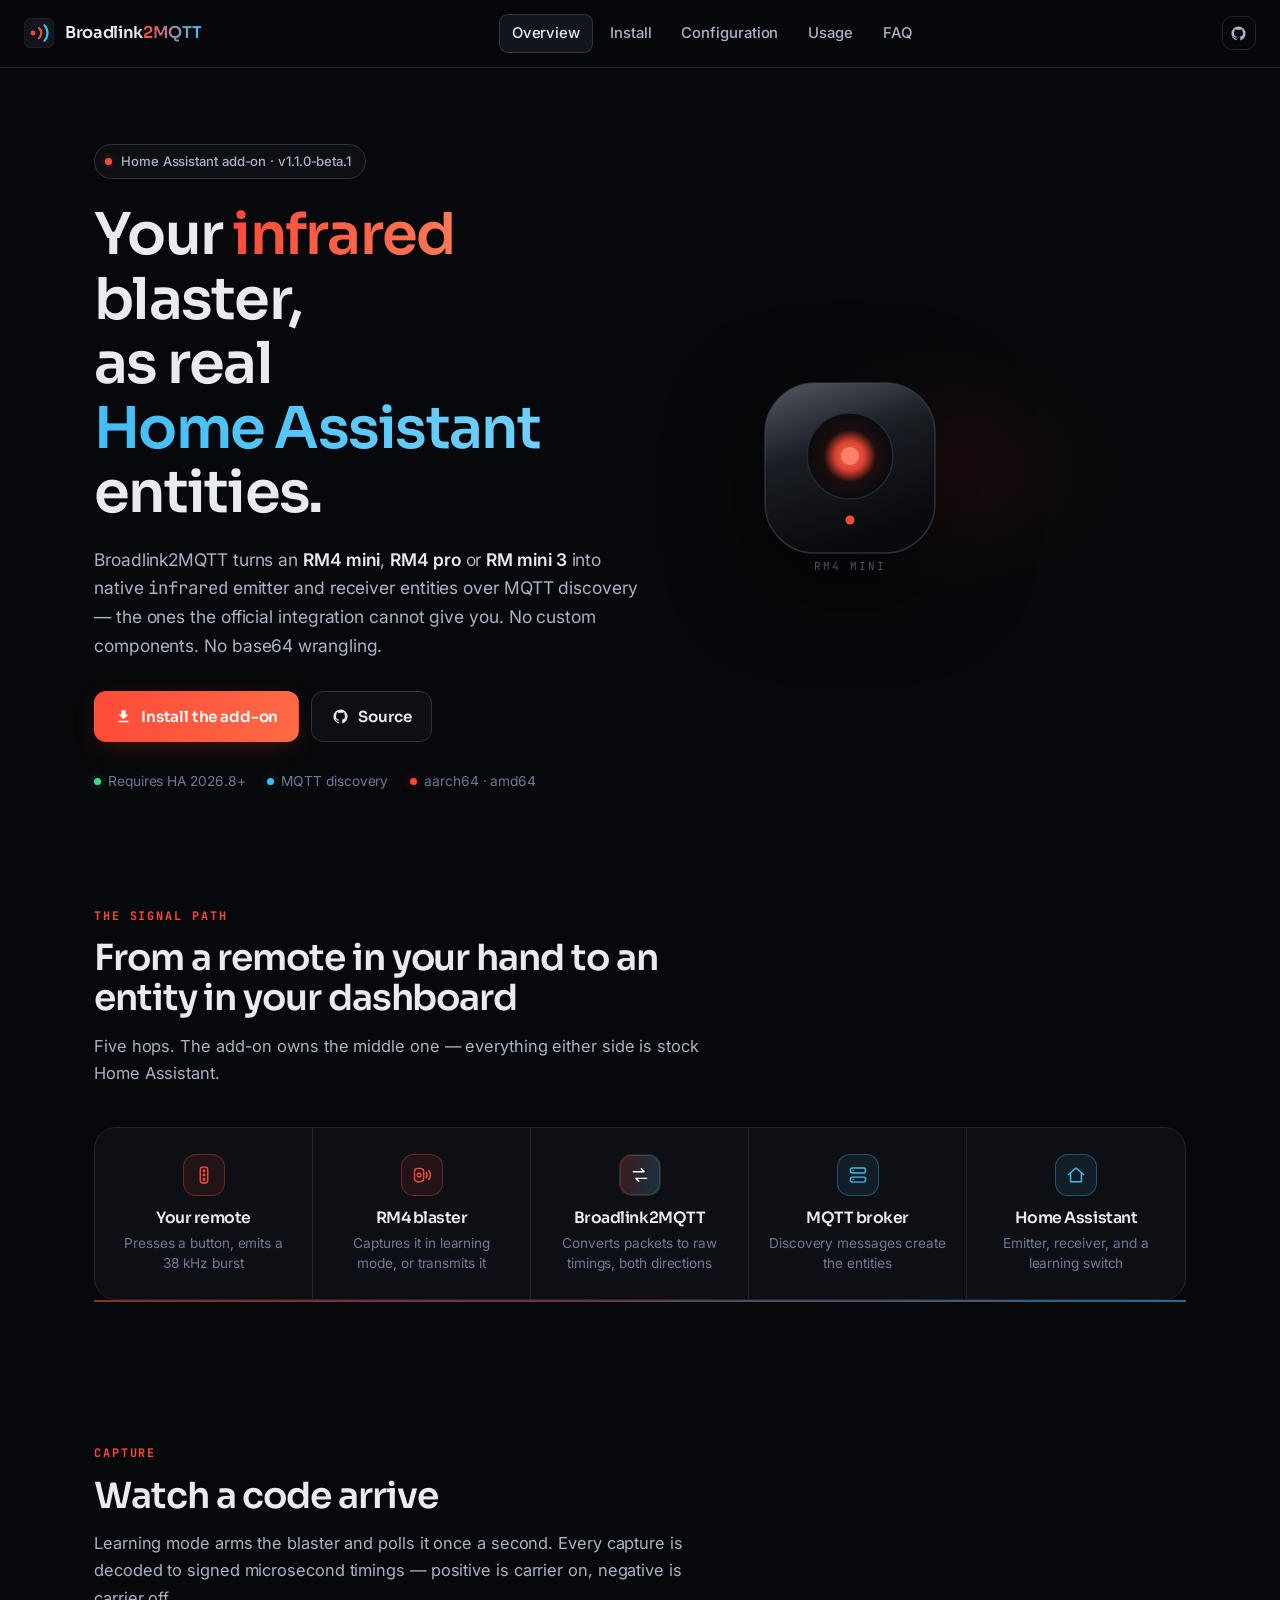
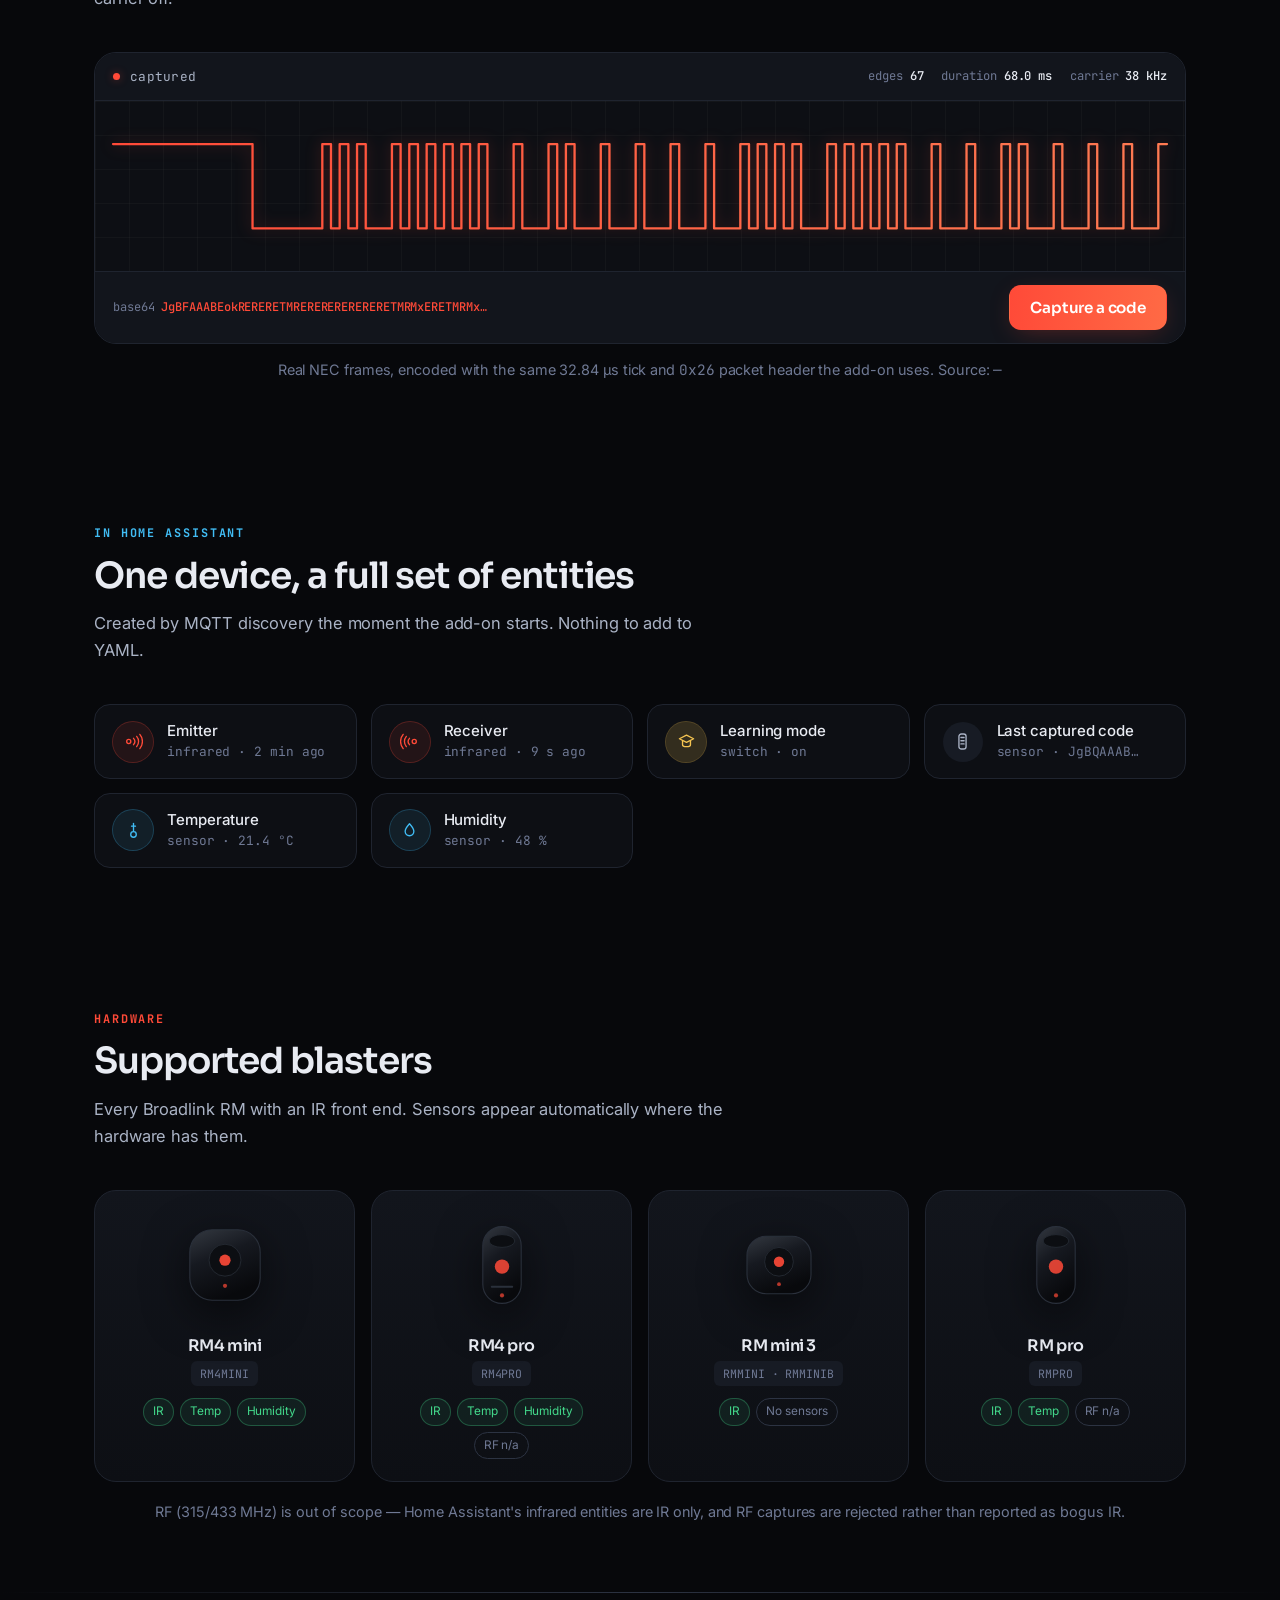
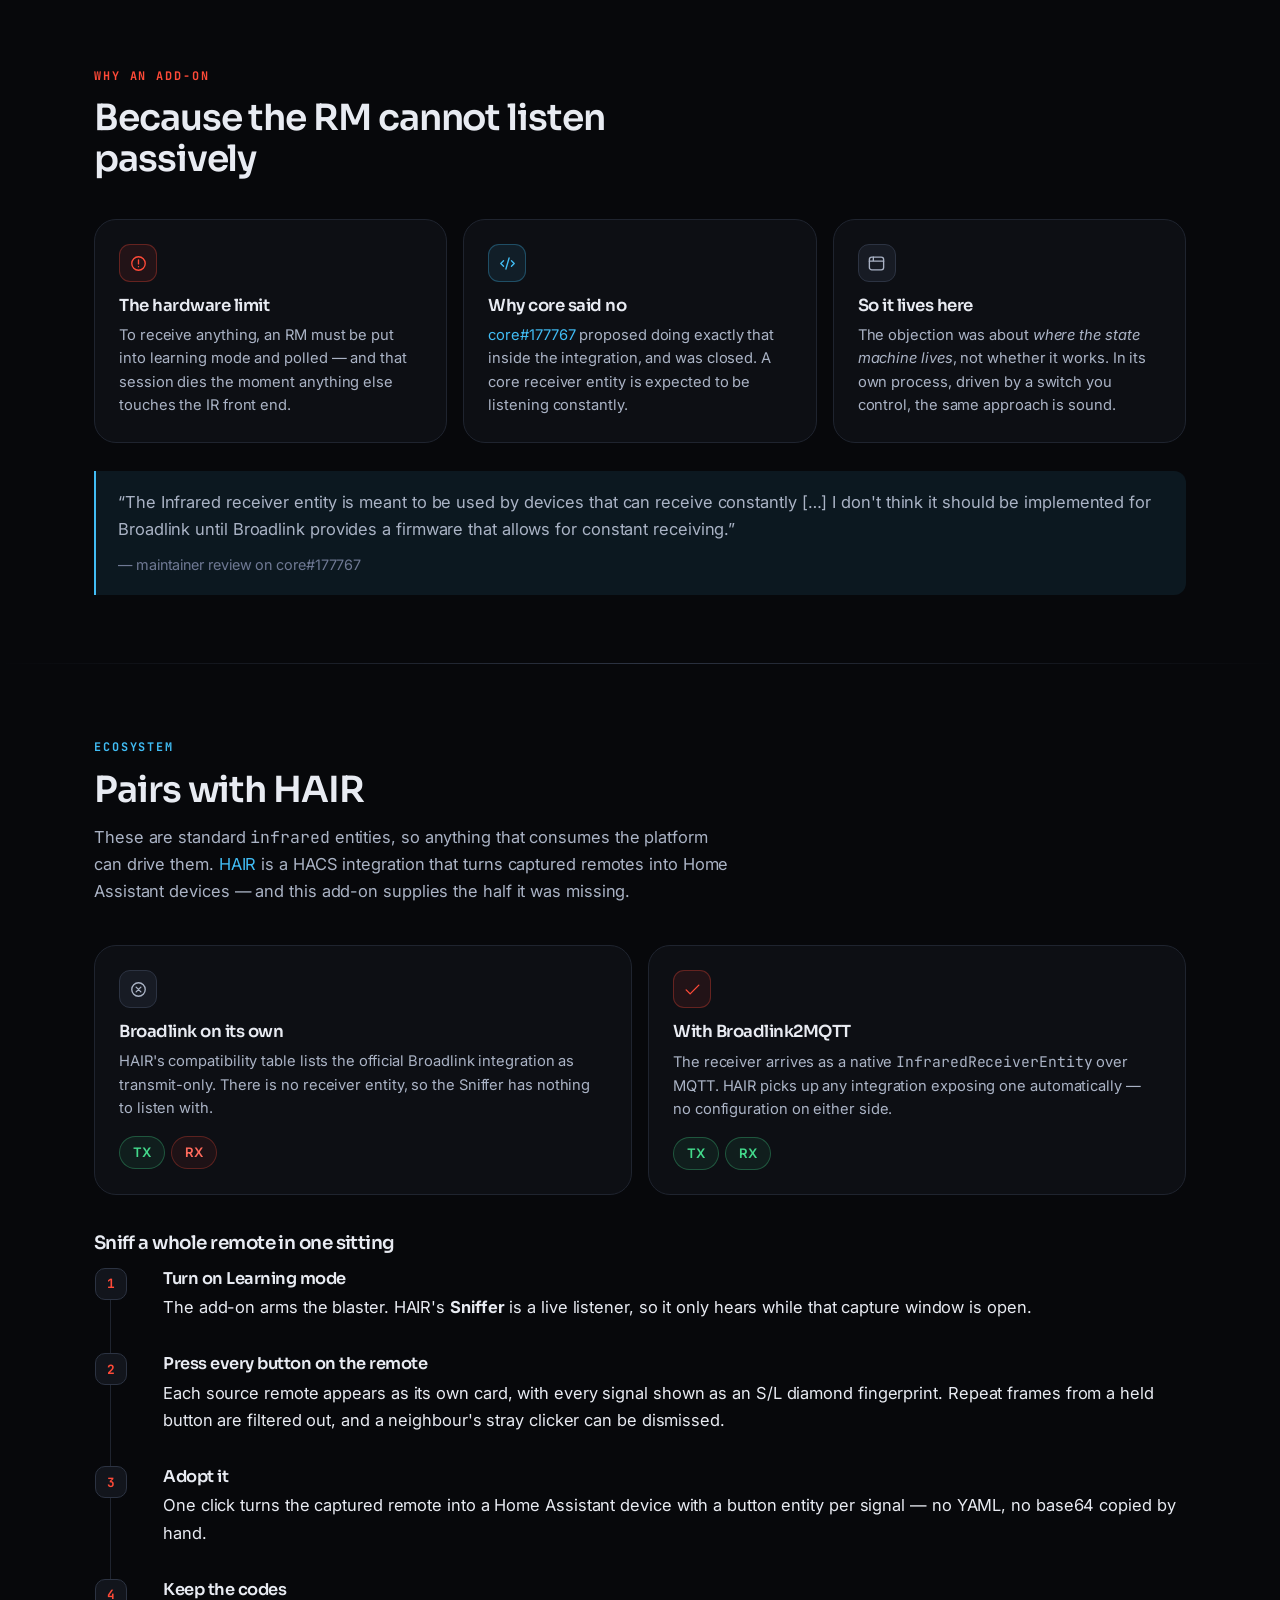
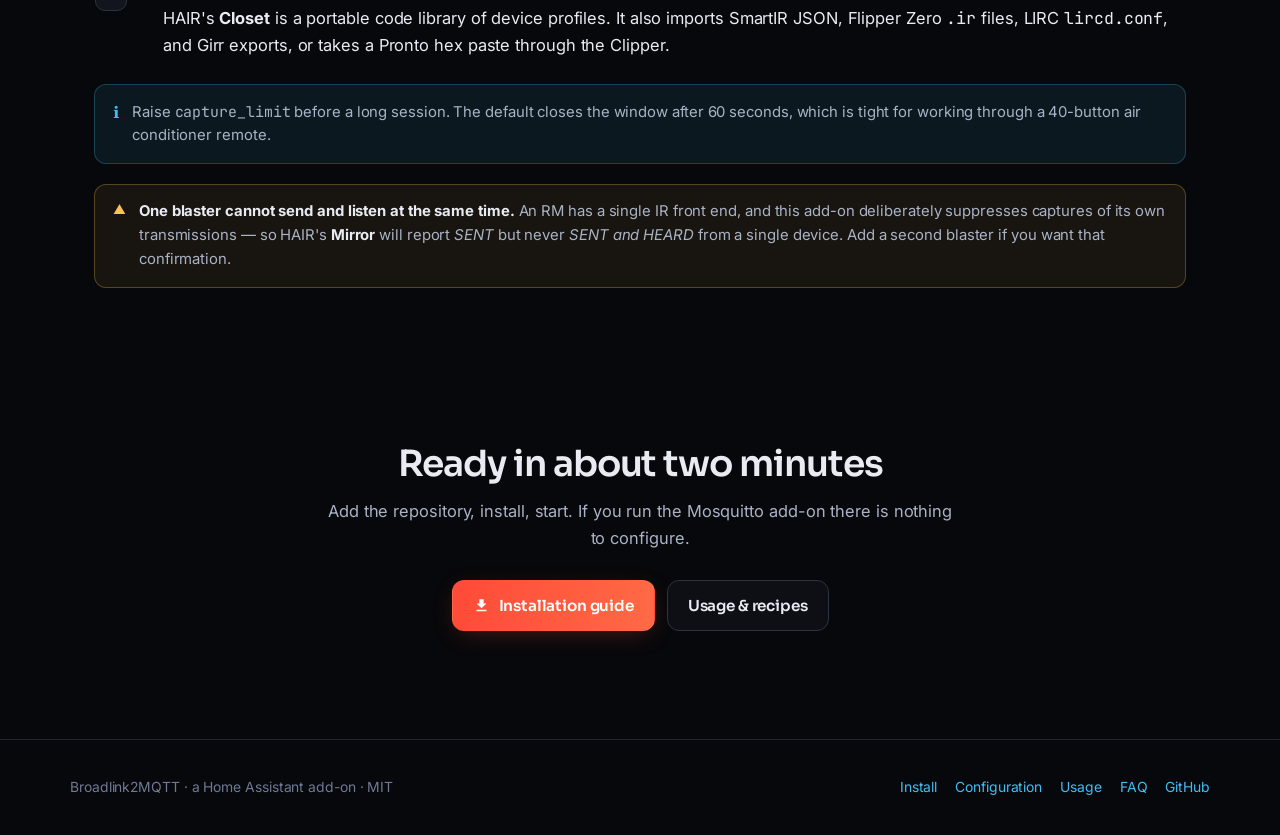
<file: docs/index.html>
<!DOCTYPE html>
<html lang="en">
<head>
  <meta charset="utf-8"/>
  <meta name="viewport" content="width=device-width, initial-scale=1.0"/>
  <title>Broadlink2MQTT · IR blasters as Home Assistant infrared entities</title>
  <meta name="description" content="Turn a Broadlink RM4 mini, RM4 pro or RM mini 3 into native Home Assistant infrared emitter and receiver entities over MQTT."/>
  <meta property="og:title" content="Broadlink2MQTT"/>
  <meta property="og:description" content="Your Broadlink blaster, as real Home Assistant infrared entities. Emitter, receiver, and a learning-mode switch — over MQTT discovery."/>
  <meta name="theme-color" content="#07080b"/>
  <link rel="preconnect" href="https://fonts.googleapis.com"/>
  <link rel="preconnect" href="https://fonts.gstatic.com" crossorigin/>
  <link href="https://fonts.googleapis.com/css2?family=Sora:wght@400;500;600;700&family=Inter:wght@400;500;600&family=JetBrains+Mono:wght@400;500;700&display=swap" rel="stylesheet"/>
  <link rel="stylesheet" href="assets/style.css"/>
  <link rel="icon" href="data:image/svg+xml,<svg xmlns=%22http://www.w3.org/2000/svg%22 viewBox=%220 0 100 100%22><rect width=%22100%22 height=%22100%22 rx=%2224%22 fill=%22%230d0f14%22/><circle cx=%2230%22 cy=%2250%22 r=%229%22 fill=%22%23ff4a38%22/><path d=%22M50 32a24 24 0 0 1 0 36%22 fill=%22none%22 stroke=%22%23ff4a38%22 stroke-width=%228%22 stroke-linecap=%22round%22/><path d=%22M68 22a40 40 0 0 1 0 56%22 fill=%22none%22 stroke=%22%2341bdf5%22 stroke-width=%228%22 stroke-linecap=%22round%22/></svg>"/>
  <!-- Gates the scroll-reveal styles. Without it the content stays visible,
       so a blocked app.js degrades to a plain page rather than a blank one. -->
  <script>document.documentElement.className += " js";</script>
</head>
<body>

<nav class="nav">
  <a class="nav-brand" href="index.html">
    <svg class="brand-mark" viewBox="0 0 100 100" aria-hidden="true">
      <rect width="100" height="100" rx="24" fill="#12151c" stroke="#2c3342" stroke-width="2"/>
      <circle cx="30" cy="50" r="8" fill="#ff4a38"/>
      <path d="M50 33a23 23 0 0 1 0 34" fill="none" stroke="#ff4a38" stroke-width="7" stroke-linecap="round"/>
      <path d="M68 24a38 38 0 0 1 0 52" fill="none" stroke="#41bdf5" stroke-width="7" stroke-linecap="round"/>
    </svg>
    <span class="brand-text">Broadlink<span class="brand-2">2MQTT</span></span>
  </a>
  <div class="nav-links">
    <a href="index.html">Overview</a>
    <a href="install.html">Install</a>
    <a href="configuration.html">Configuration</a>
    <a href="usage.html">Usage</a>
    <a href="faq.html">FAQ</a>
  </div>
  <a class="nav-gh" href="https://github.com/pranjal-joshi/Broadlink2MQTT" target="_blank" rel="noopener" aria-label="GitHub repository">
    <svg viewBox="0 0 24 24" aria-hidden="true"><path d="M12,2A10,10 0 0,0 2,12C2,16.42 4.87,20.17 8.84,21.5C9.34,21.58 9.5,21.27 9.5,21C9.5,20.77 9.5,20.14 9.5,19.31C6.73,19.91 6.14,17.97 6.14,17.97C5.68,16.81 5.03,16.5 5.03,16.5C4.12,15.88 5.1,15.9 5.1,15.9C6.1,15.97 6.63,16.93 6.63,16.93C7.5,18.45 8.97,18 9.54,17.76C9.63,17.11 9.89,16.67 10.17,16.42C7.95,16.17 5.62,15.31 5.62,11.5C5.62,10.39 6,9.5 6.65,8.79C6.55,8.54 6.2,7.5 6.75,6.15C6.75,6.15 7.59,5.88 9.5,7.17C10.29,6.95 11.15,6.84 12,6.84C12.85,6.84 13.71,6.95 14.5,7.17C16.41,5.88 17.25,6.15 17.25,6.15C17.8,7.5 17.45,8.54 17.35,8.79C18,9.5 18.38,10.39 18.38,11.5C18.38,15.32 16.04,16.16 13.81,16.41C14.17,16.72 14.5,17.33 14.5,18.26C14.5,19.6 14.5,20.68 14.5,21C14.5,21.27 14.66,21.59 15.17,21.5C19.14,20.16 22,16.42 22,12A10,10 0 0,0 12,2Z"/></svg>
  </a>
</nav>

<header class="hero">
  <div class="hero-grid">
    <div>
      <span class="eyebrow"><span class="led-dot"></span> Home Assistant add-on · v1.1.0-beta.1</span>
      <h1>Your <span class="ir-text">infrared</span> blaster,<br/>as real <span class="ha-text">Home&nbsp;Assistant</span> entities.</h1>
      <p class="lede">
        Broadlink2MQTT turns an <strong>RM4 mini</strong>, <strong>RM4 pro</strong> or
        <strong>RM mini&nbsp;3</strong> into native <code>infrared</code> emitter and receiver
        entities over MQTT discovery — the ones the official integration cannot give you.
        No custom components. No base64 wrangling.
      </p>
      <div class="cta-row">
        <a class="btn btn-primary" href="install.html">
          <svg viewBox="0 0 24 24" aria-hidden="true"><path d="M5,20H19V18H5M19,9H15V3H9V9H5L12,16L19,9Z"/></svg>
          Install the add-on
        </a>
        <a class="btn btn-ghost" href="https://github.com/pranjal-joshi/Broadlink2MQTT" target="_blank" rel="noopener">
          <svg viewBox="0 0 24 24" aria-hidden="true"><path d="M12,2A10,10 0 0,0 2,12C2,16.42 4.87,20.17 8.84,21.5C9.34,21.58 9.5,21.27 9.5,21C9.5,20.77 9.5,20.14 9.5,19.31C6.73,19.91 6.14,17.97 6.14,17.97C5.68,16.81 5.03,16.5 5.03,16.5C4.12,15.88 5.1,15.9 5.1,15.9C6.1,15.97 6.63,16.93 6.63,16.93C7.5,18.45 8.97,18 9.54,17.76C9.63,17.11 9.89,16.67 10.17,16.42C7.95,16.17 5.62,15.31 5.62,11.5C5.62,10.39 6,9.5 6.65,8.79C6.55,8.54 6.2,7.5 6.75,6.15C6.75,6.15 7.59,5.88 9.5,7.17C10.29,6.95 11.15,6.84 12,6.84C12.85,6.84 13.71,6.95 14.5,7.17C16.41,5.88 17.25,6.15 17.25,6.15C17.8,7.5 17.45,8.54 17.35,8.79C18,9.5 18.38,10.39 18.38,11.5C18.38,15.32 16.04,16.16 13.81,16.41C14.17,16.72 14.5,17.33 14.5,18.26C14.5,19.6 14.5,20.68 14.5,21C14.5,21.27 14.66,21.59 15.17,21.5C19.14,20.16 22,16.42 22,12A10,10 0 0,0 12,2Z"/></svg>
          Source
        </a>
      </div>
      <div class="hero-meta">
        <span><span class="led-dot green"></span> Requires HA 2026.8+</span>
        <span><span class="led-dot blue"></span> MQTT discovery</span>
        <span><span class="led-dot"></span> aarch64 · amd64</span>
      </div>
    </div>

    <div class="stage">
      <div class="stage-glow"></div>
      <svg class="device-svg" viewBox="0 0 460 340" role="img" aria-label="A Broadlink RM4 mini emitting infrared">
        <defs>
          <linearGradient id="bodyGrad" x1="0" y1="0" x2="0.4" y2="1">
            <stop offset="0%" stop-color="#33383f"/>
            <stop offset="42%" stop-color="#161920"/>
            <stop offset="100%" stop-color="#080a0d"/>
          </linearGradient>
          <linearGradient id="glossGrad" x1="0" y1="0" x2="0.3" y2="1">
            <stop offset="0%" stop-color="#ffffff" stop-opacity="0.16"/>
            <stop offset="46%" stop-color="#ffffff" stop-opacity="0.02"/>
            <stop offset="100%" stop-color="#ffffff" stop-opacity="0"/>
          </linearGradient>
          <radialGradient id="windowGrad">
            <stop offset="0%" stop-color="#3a1410"/>
            <stop offset="100%" stop-color="#0a0b0e"/>
          </radialGradient>
          <radialGradient id="emitGrad">
            <stop offset="0%" stop-color="#ff8f6d"/>
            <stop offset="55%" stop-color="#ff4a38"/>
            <stop offset="100%" stop-color="#ff4a38" stop-opacity="0"/>
          </radialGradient>
        </defs>

        <!-- IR emission -->
        <g fill="none" stroke-linecap="round">
          <path class="ir-arc" d="M260.4,127.9 A55,55 0 0,1 260.4,212.1" stroke="#ff4a38" stroke-width="7" opacity="0.9"/>
          <path class="ir-arc" d="M282.9,101.1 A90,90 0 0,1 282.9,238.9" stroke="#ff5c42" stroke-width="6" opacity="0.7"/>
          <path class="ir-arc" d="M305.4,74.2 A125,125 0 0,1 305.4,265.8" stroke="#ff6a4d" stroke-width="5" opacity="0.5"/>
        </g>

        <!-- Body -->
        <rect x="55" y="85" width="170" height="170" rx="50" fill="url(#bodyGrad)" stroke="#2a303b" stroke-width="1.5"/>
        <rect x="55" y="85" width="170" height="170" rx="50" fill="url(#glossGrad)"/>

        <!-- IR window -->
        <circle cx="140" cy="158" r="43" fill="url(#windowGrad)" stroke="#242932" stroke-width="1.5"/>
        <circle cx="140" cy="158" r="26" fill="url(#emitGrad)" opacity="0.85"/>
        <circle cx="140" cy="158" r="9" fill="#ff8064"/>

        <!-- Status LED -->
        <circle class="led" cx="140" cy="222" r="4.5" fill="#ff4a38"/>

        <text x="140" y="272" text-anchor="middle" font-family="JetBrains Mono, monospace"
              font-size="11" fill="#4a5364" letter-spacing="2">RM4 MINI</text>
      </svg>
    </div>
  </div>
</header>

<section>
  <div class="container">
    <div class="section-head reveal">
      <span class="section-tag">The signal path</span>
      <h2>From a remote in your hand to an entity in your dashboard</h2>
      <p>Five hops. The add-on owns the middle one — everything either side is stock Home Assistant.</p>
    </div>

    <div class="signal-path reveal">
      <div class="hop ir-side">
        <div class="hop-icon">
          <svg viewBox="0 0 24 24" aria-hidden="true"><rect x="7.5" y="2.5" width="9" height="19" rx="3"/><circle cx="12" cy="7" r="1"/><circle cx="12" cy="12" r="1"/><circle cx="12" cy="17" r="1"/></svg>
        </div>
        <h4>Your remote</h4>
        <p>Presses a button, emits a 38&nbsp;kHz burst</p>
      </div>
      <div class="hop ir-side">
        <div class="hop-icon">
          <svg viewBox="0 0 24 24" aria-hidden="true"><rect x="3" y="4" width="11" height="16" rx="4"/><circle cx="8.5" cy="12" r="2.2"/><path d="M17 9a5 5 0 0 1 0 6"/><path d="M20 6.5a9 9 0 0 1 0 11"/></svg>
        </div>
        <h4>RM4 blaster</h4>
        <p>Captures it in learning mode, or transmits it</p>
      </div>
      <div class="hop bridge">
        <div class="hop-icon">
          <svg viewBox="0 0 24 24" aria-hidden="true"><path d="M4 8h13l-3.5-3.5"/><path d="M20 16H7l3.5 3.5"/></svg>
        </div>
        <h4>Broadlink2MQTT</h4>
        <p>Converts packets to raw timings, both directions</p>
      </div>
      <div class="hop ha-side">
        <div class="hop-icon">
          <svg viewBox="0 0 24 24" aria-hidden="true"><rect x="3" y="3.5" width="18" height="6" rx="2"/><rect x="3" y="14.5" width="18" height="6" rx="2"/><path d="M6.5 6.5h.01M6.5 17.5h.01"/></svg>
        </div>
        <h4>MQTT broker</h4>
        <p>Discovery messages create the entities</p>
      </div>
      <div class="hop ha-side">
        <div class="hop-icon">
          <svg viewBox="0 0 24 24" aria-hidden="true"><path d="M3 11.5 12 3.5l9 8"/><path d="M5.5 10v10h13V10"/></svg>
        </div>
        <h4>Home Assistant</h4>
        <p>Emitter, receiver, and a learning switch</p>
      </div>
    </div>
    <div class="hop-rail"></div>
  </div>
</section>

<section>
  <div class="container">
    <div class="section-head reveal">
      <span class="section-tag">Capture</span>
      <h2>Watch a code arrive</h2>
      <p>
        Learning mode arms the blaster and polls it once a second. Every capture is decoded to
        signed microsecond timings — positive is carrier&nbsp;on, negative is carrier&nbsp;off.
      </p>
    </div>

    <div class="scope reveal" data-scope>
      <div class="scope-bar">
        <div class="scope-title" data-status><span class="led-dot"></span> captured</div>
        <div class="scope-readout">
          <span>edges <b data-edges>—</b></span>
          <span>duration <b data-duration>—</b></span>
          <span>carrier <b>38 kHz</b></span>
        </div>
      </div>
      <div class="scope-body" data-wave></div>
      <div class="scope-foot">
        <span class="code-chip" data-code></span>
        <button class="btn btn-primary" data-capture type="button">Capture a code</button>
      </div>
    </div>
    <p class="muted center" style="margin-top:14px">
      Real NEC frames, encoded with the same 32.84&nbsp;µs tick and <code>0x26</code> packet
      header the add-on uses. Source: <span class="mono" data-sample>—</span>
    </p>
  </div>
</section>

<section>
  <div class="container">
    <div class="section-head reveal">
      <span class="section-tag blue">In Home Assistant</span>
      <h2>One device, a full set of entities</h2>
      <p>Created by MQTT discovery the moment the add-on starts. Nothing to add to YAML.</p>
    </div>

    <div class="entities reveal">
      <div class="entity ir">
        <div class="entity-dot">
          <svg viewBox="0 0 24 24" aria-hidden="true"><circle cx="6" cy="12" r="2.6"/><path d="M12 8a6 6 0 0 1 0 8"/><path d="M16 5.5a10 10 0 0 1 0 13"/><path d="M20 3a14 14 0 0 1 0 18"/></svg>
        </div>
        <div>
          <div class="entity-name">Emitter</div>
          <div class="entity-state">infrared · 2 min ago</div>
        </div>
      </div>
      <div class="entity ir">
        <div class="entity-dot">
          <svg viewBox="0 0 24 24" aria-hidden="true"><circle cx="18" cy="12" r="2.6"/><path d="M12 8a6 6 0 0 0 0 8"/><path d="M8 5.5a10 10 0 0 0 0 13"/><path d="M4 3a14 14 0 0 0 0 18"/></svg>
        </div>
        <div>
          <div class="entity-name">Receiver</div>
          <div class="entity-state">infrared · 9 s ago</div>
        </div>
      </div>
      <div class="entity on">
        <div class="entity-dot">
          <svg viewBox="0 0 24 24" aria-hidden="true"><path d="M3 8.5 12 4l9 4.5-9 4.5z"/><path d="M7 11v5c0 1.4 2.2 2.5 5 2.5s5-1.1 5-2.5v-5"/></svg>
        </div>
        <div>
          <div class="entity-name">Learning mode</div>
          <div class="entity-state">switch · on</div>
        </div>
      </div>
      <div class="entity">
        <div class="entity-dot">
          <svg viewBox="0 0 24 24" aria-hidden="true"><rect x="7.5" y="2.5" width="9" height="19" rx="3"/><path d="M10 7h4M10 11h4M10 15h4"/></svg>
        </div>
        <div>
          <div class="entity-name">Last captured code</div>
          <div class="entity-state">sensor · JgBQAAAB…</div>
        </div>
      </div>
      <div class="entity ha">
        <div class="entity-dot">
          <svg viewBox="0 0 24 24" aria-hidden="true"><path d="M12 3v10"/><circle cx="12" cy="17" r="3.5"/><path d="M9.5 6.5h5"/></svg>
        </div>
        <div>
          <div class="entity-name">Temperature</div>
          <div class="entity-state">sensor · 21.4 °C</div>
        </div>
      </div>
      <div class="entity ha">
        <div class="entity-dot">
          <svg viewBox="0 0 24 24" aria-hidden="true"><path d="M12 3.5s5.5 6.1 5.5 9.6a5.5 5.5 0 0 1-11 0C6.5 9.6 12 3.5 12 3.5z"/></svg>
        </div>
        <div>
          <div class="entity-name">Humidity</div>
          <div class="entity-state">sensor · 48 %</div>
        </div>
      </div>
    </div>
  </div>
</section>

<section>
  <div class="container">
    <div class="section-head reveal">
      <span class="section-tag">Hardware</span>
      <h2>Supported blasters</h2>
      <p>Every Broadlink RM with an IR front end. Sensors appear automatically where the hardware has them.</p>
    </div>

    <div class="devices reveal">
      <div class="device-card">
        <svg viewBox="0 0 120 120" role="img" aria-label="Broadlink RM4 mini">
          <defs>
            <linearGradient id="d1" x1="0" y1="0" x2="0.4" y2="1">
              <stop offset="0%" stop-color="#333840"/><stop offset="45%" stop-color="#161920"/><stop offset="100%" stop-color="#08090c"/>
            </linearGradient>
          </defs>
          <rect x="16" y="16" width="88" height="88" rx="28" fill="url(#d1)" stroke="#2a303b" stroke-width="1.4"/>
          <circle cx="60" cy="54" r="20" fill="#0c0e12" stroke="#242932" stroke-width="1.2"/>
          <circle cx="60" cy="54" r="7" fill="#ff4a38" opacity="0.9"/>
          <circle cx="60" cy="86" r="2.6" fill="#ff4a38" opacity="0.7"/>
        </svg>
        <h3>RM4 mini</h3>
        <div class="device-type">RM4MINI</div>
        <div class="device-caps">
          <span class="cap yes">IR</span>
          <span class="cap yes">Temp</span>
          <span class="cap yes">Humidity</span>
        </div>
      </div>

      <div class="device-card">
        <svg viewBox="0 0 120 120" role="img" aria-label="Broadlink RM4 pro">
          <rect x="36" y="12" width="48" height="96" rx="24" fill="url(#d1)" stroke="#2a303b" stroke-width="1.4"/>
          <ellipse cx="60" cy="30" rx="16" ry="8" fill="#0c0e12" stroke="#242932" stroke-width="1.2"/>
          <circle cx="60" cy="62" r="9" fill="#ff4a38" opacity="0.85"/>
          <rect x="46" y="86" width="28" height="2.4" rx="1.2" fill="#2a303b"/>
          <circle cx="60" cy="98" r="2.6" fill="#ff4a38" opacity="0.7"/>
        </svg>
        <h3>RM4 pro</h3>
        <div class="device-type">RM4PRO</div>
        <div class="device-caps">
          <span class="cap yes">IR</span>
          <span class="cap yes">Temp</span>
          <span class="cap yes">Humidity</span>
          <span class="cap">RF n/a</span>
        </div>
      </div>

      <div class="device-card">
        <svg viewBox="0 0 120 120" role="img" aria-label="Broadlink RM mini 3">
          <rect x="20" y="24" width="80" height="72" rx="24" fill="url(#d1)" stroke="#2a303b" stroke-width="1.4"/>
          <circle cx="60" cy="56" r="18" fill="#0c0e12" stroke="#242932" stroke-width="1.2"/>
          <circle cx="60" cy="56" r="6.5" fill="#ff4a38" opacity="0.9"/>
          <circle cx="60" cy="84" r="2.4" fill="#ff4a38" opacity="0.7"/>
        </svg>
        <h3>RM mini 3</h3>
        <div class="device-type">RMMINI · RMMINIB</div>
        <div class="device-caps">
          <span class="cap yes">IR</span>
          <span class="cap">No sensors</span>
        </div>
      </div>

      <div class="device-card">
        <svg viewBox="0 0 120 120" role="img" aria-label="Broadlink RM pro">
          <rect x="36" y="12" width="48" height="96" rx="24" fill="url(#d1)" stroke="#2a303b" stroke-width="1.4"/>
          <ellipse cx="60" cy="30" rx="16" ry="8" fill="#0c0e12" stroke="#242932" stroke-width="1.2"/>
          <circle cx="60" cy="62" r="9" fill="#ff4a38" opacity="0.85"/>
          <circle cx="60" cy="98" r="2.6" fill="#ff4a38" opacity="0.7"/>
        </svg>
        <h3>RM pro</h3>
        <div class="device-type">RMPRO</div>
        <div class="device-caps">
          <span class="cap yes">IR</span>
          <span class="cap yes">Temp</span>
          <span class="cap">RF n/a</span>
        </div>
      </div>
    </div>

    <p class="muted center" style="margin-top:18px">
      RF (315/433&nbsp;MHz) is out of scope — Home Assistant's infrared entities are IR only,
      and RF captures are rejected rather than reported as bogus IR.
    </p>
  </div>
</section>

<hr class="divider"/>

<section>
  <div class="container">
    <div class="section-head reveal">
      <span class="section-tag">Why an add-on</span>
      <h2>Because the RM cannot listen passively</h2>
    </div>

    <div class="grid reveal">
      <div class="card accent-ir">
        <div class="card-icon">
          <svg viewBox="0 0 24 24" aria-hidden="true"><circle cx="12" cy="12" r="8.5"/><path d="M12 7.5v5M12 16h.01"/></svg>
        </div>
        <h3>The hardware limit</h3>
        <p>To receive anything, an RM must be put into learning mode and polled — and that session dies the moment anything else touches the IR front end.</p>
      </div>
      <div class="card accent-ha">
        <div class="card-icon">
          <svg viewBox="0 0 24 24" aria-hidden="true"><path d="M7 8.5 3.5 12 7 15.5"/><path d="M17 8.5 20.5 12 17 15.5"/><path d="M14 5l-4 14"/></svg>
        </div>
        <h3>Why core said no</h3>
        <p><a href="https://github.com/home-assistant/core/pull/177767" target="_blank" rel="noopener">core#177767</a> proposed doing exactly that inside the integration, and was closed. A core receiver entity is expected to be listening constantly.</p>
      </div>
      <div class="card">
        <div class="card-icon">
          <svg viewBox="0 0 24 24" aria-hidden="true"><rect x="3" y="4" width="18" height="16" rx="3"/><path d="M3 9h18M8 4v5"/></svg>
        </div>
        <h3>So it lives here</h3>
        <p>The objection was about <em>where the state machine lives</em>, not whether it works. In its own process, driven by a switch you control, the same approach is sound.</p>
      </div>
    </div>

    <blockquote class="reveal" style="margin-top:28px;padding:18px 22px;border-left:2px solid var(--ha);background:var(--ha-wash);border-radius:0 12px 12px 0;color:var(--text-2)">
      <p>“The Infrared receiver entity is meant to be used by devices that can receive constantly […] I don't think it should be implemented for Broadlink until Broadlink provides a firmware that allows for constant receiving.”</p>
      <p class="muted" style="margin-top:10px">— maintainer review on core#177767</p>
    </blockquote>
  </div>
</section>

<hr class="divider"/>

<section id="hair">
  <div class="container">
    <div class="section-head reveal">
      <span class="section-tag blue">Ecosystem</span>
      <h2>Pairs with HAIR</h2>
      <p>
        These are standard <code>infrared</code> entities, so anything that consumes the platform
        can drive them. <a href="https://github.com/DAB-LABS/HAIR" target="_blank" rel="noopener">HAIR</a>
        is a HACS integration that turns captured remotes into Home Assistant devices — and this
        add-on supplies the half it was missing.
      </p>
    </div>

    <div class="grid reveal" style="grid-template-columns:repeat(auto-fit,minmax(300px,1fr))">
      <div class="card">
        <div class="card-icon">
          <svg viewBox="0 0 24 24" aria-hidden="true"><circle cx="12" cy="12" r="8.5"/><path d="M9 9l6 6M15 9l-6 6"/></svg>
        </div>
        <h3>Broadlink on its own</h3>
        <p>HAIR's compatibility table lists the official Broadlink integration as transmit-only. There is no receiver entity, so the Sniffer has nothing to listen with.</p>
        <div class="device-caps" style="justify-content:flex-start;margin-top:15px">
          <span class="cap yes lg">TX</span><span class="cap no lg">RX</span>
        </div>
      </div>
      <div class="card accent-ir">
        <div class="card-icon">
          <svg viewBox="0 0 24 24" aria-hidden="true"><path d="M4 12.5l5 5L20 6.5"/></svg>
        </div>
        <h3>With Broadlink2MQTT</h3>
        <p>The receiver arrives as a native <code>InfraredReceiverEntity</code> over MQTT. HAIR picks up any integration exposing one automatically — no configuration on either side.</p>
        <div class="device-caps" style="justify-content:flex-start;margin-top:15px">
          <span class="cap yes lg">TX</span><span class="cap yes lg">RX</span>
        </div>
      </div>
    </div>

    <h3 style="margin:38px 0 16px;font-size:1.15rem">Sniff a whole remote in one sitting</h3>
    <ol class="steps reveal">
      <li>
        <h3>Turn on Learning mode</h3>
        <p>The add-on arms the blaster. HAIR's <strong>Sniffer</strong> is a live listener, so it only hears while that capture window is open.</p>
      </li>
      <li>
        <h3>Press every button on the remote</h3>
        <p>Each source remote appears as its own card, with every signal shown as an S/L diamond fingerprint. Repeat frames from a held button are filtered out, and a neighbour's stray clicker can be dismissed.</p>
      </li>
      <li>
        <h3>Adopt it</h3>
        <p>One click turns the captured remote into a Home Assistant device with a button entity per signal — no YAML, no base64 copied by hand.</p>
      </li>
      <li>
        <h3>Keep the codes</h3>
        <p>HAIR's <strong>Closet</strong> is a portable code library of device profiles. It also imports SmartIR JSON, Flipper Zero <code>.ir</code> files, LIRC <code>lircd.conf</code>, and Girr exports, or takes a Pronto hex paste through the Clipper.</p>
      </li>
    </ol>

    <div class="note reveal">
      <div>
        Raise <code>capture_limit</code> before a long session. The default closes the window after
        60 seconds, which is tight for working through a 40-button air conditioner remote.
      </div>
    </div>

    <div class="warn reveal">
      <div>
        <strong>One blaster cannot send and listen at the same time.</strong> An RM has a single IR
        front end, and this add-on deliberately suppresses captures of its own transmissions — so
        HAIR's <strong>Mirror</strong> will report <em>SENT</em> but never <em>SENT and HEARD</em>
        from a single device. Add a second blaster if you want that confirmation.
      </div>
    </div>
  </div>
</section>

<section>
  <div class="container center">
    <div class="section-head reveal" style="margin:0 auto 28px">
      <h2>Ready in about two minutes</h2>
      <p>Add the repository, install, start. If you run the Mosquitto add-on there is nothing to configure.</p>
    </div>
    <div class="cta-row reveal" style="justify-content:center">
      <a class="btn btn-primary" href="install.html">
        <svg viewBox="0 0 24 24" aria-hidden="true"><path d="M5,20H19V18H5M19,9H15V3H9V9H5L12,16L19,9Z"/></svg>
        Installation guide
      </a>
      <a class="btn btn-ghost" href="usage.html">Usage &amp; recipes</a>
    </div>
  </div>
</section>

<footer>
  <div class="footer-inner">
    <span>Broadlink2MQTT · a Home Assistant add-on · MIT</span>
    <div class="footer-links">
      <a href="install.html">Install</a>
      <a href="configuration.html">Configuration</a>
      <a href="usage.html">Usage</a>
      <a href="faq.html">FAQ</a>
      <a href="https://github.com/pranjal-joshi/Broadlink2MQTT" target="_blank" rel="noopener">GitHub</a>
    </div>
  </div>
</footer>

<script src="assets/app.js"></script>
</body>
</html>
</file>
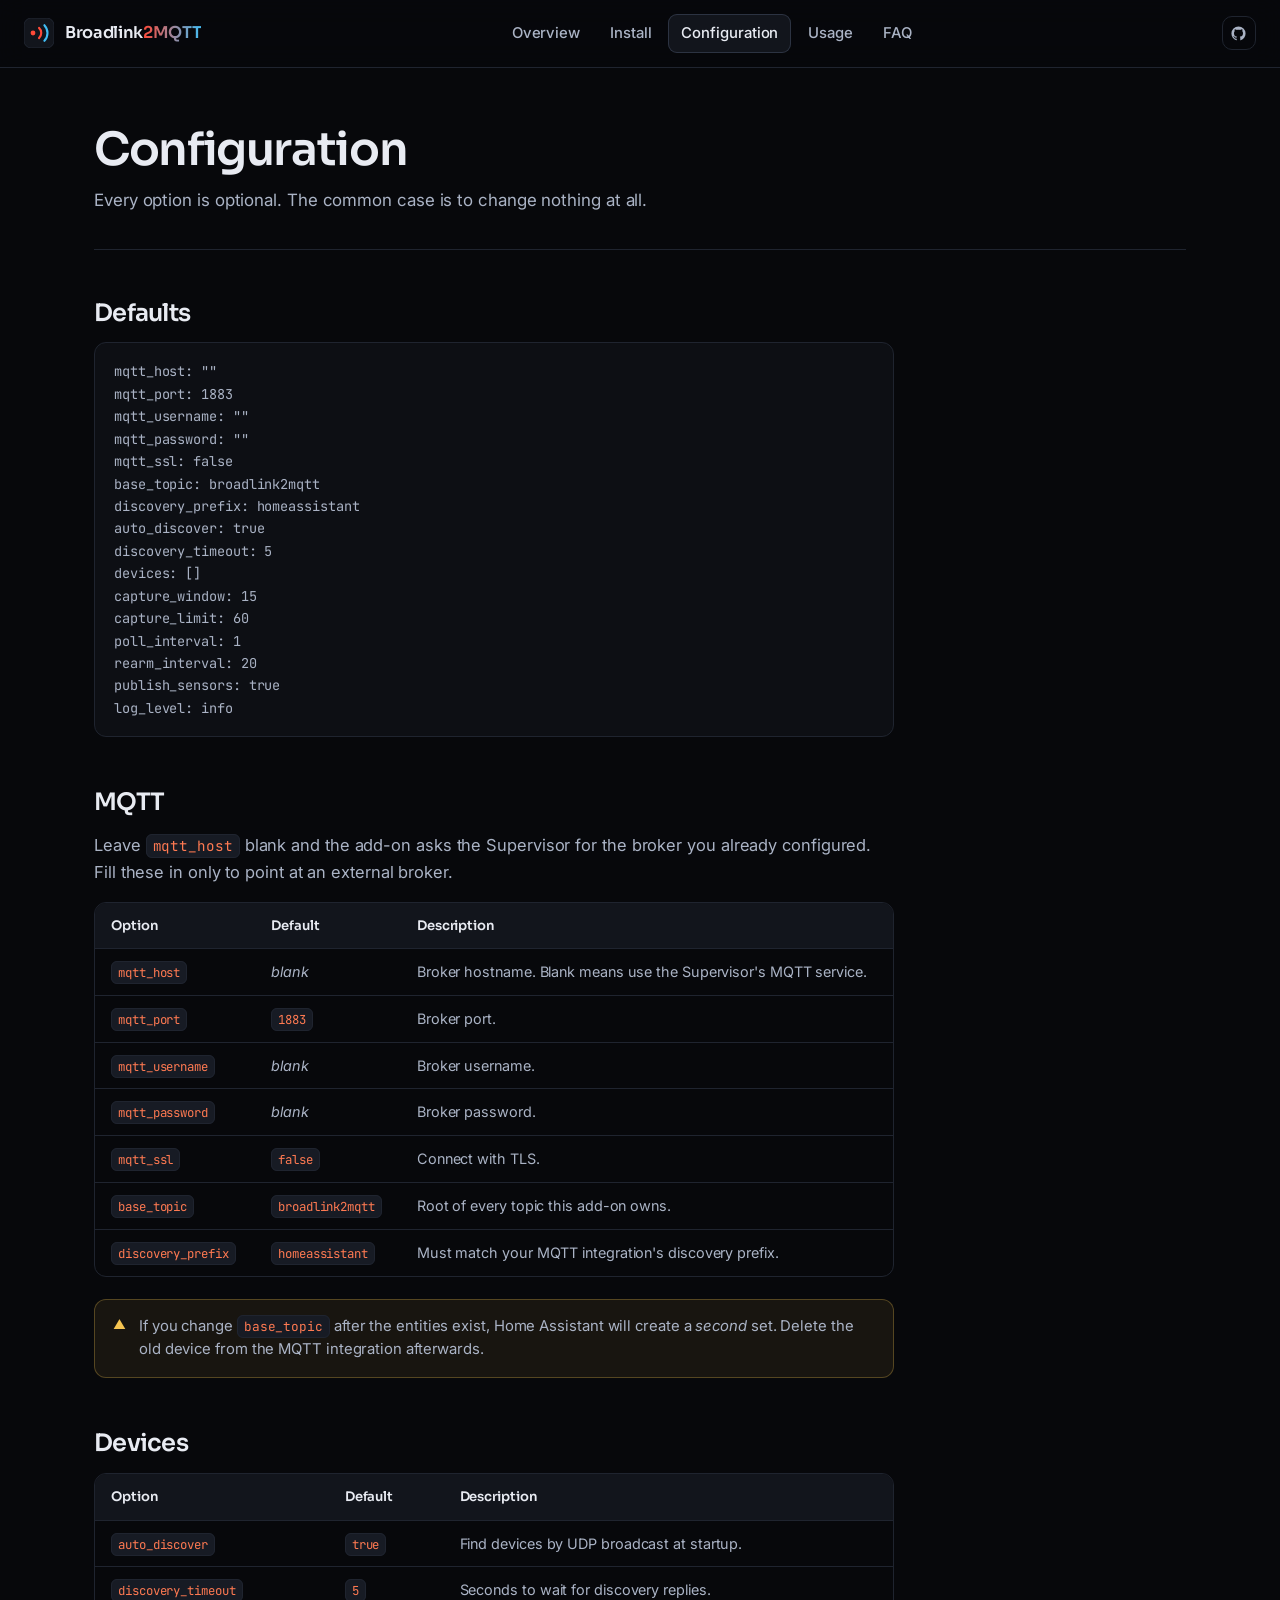
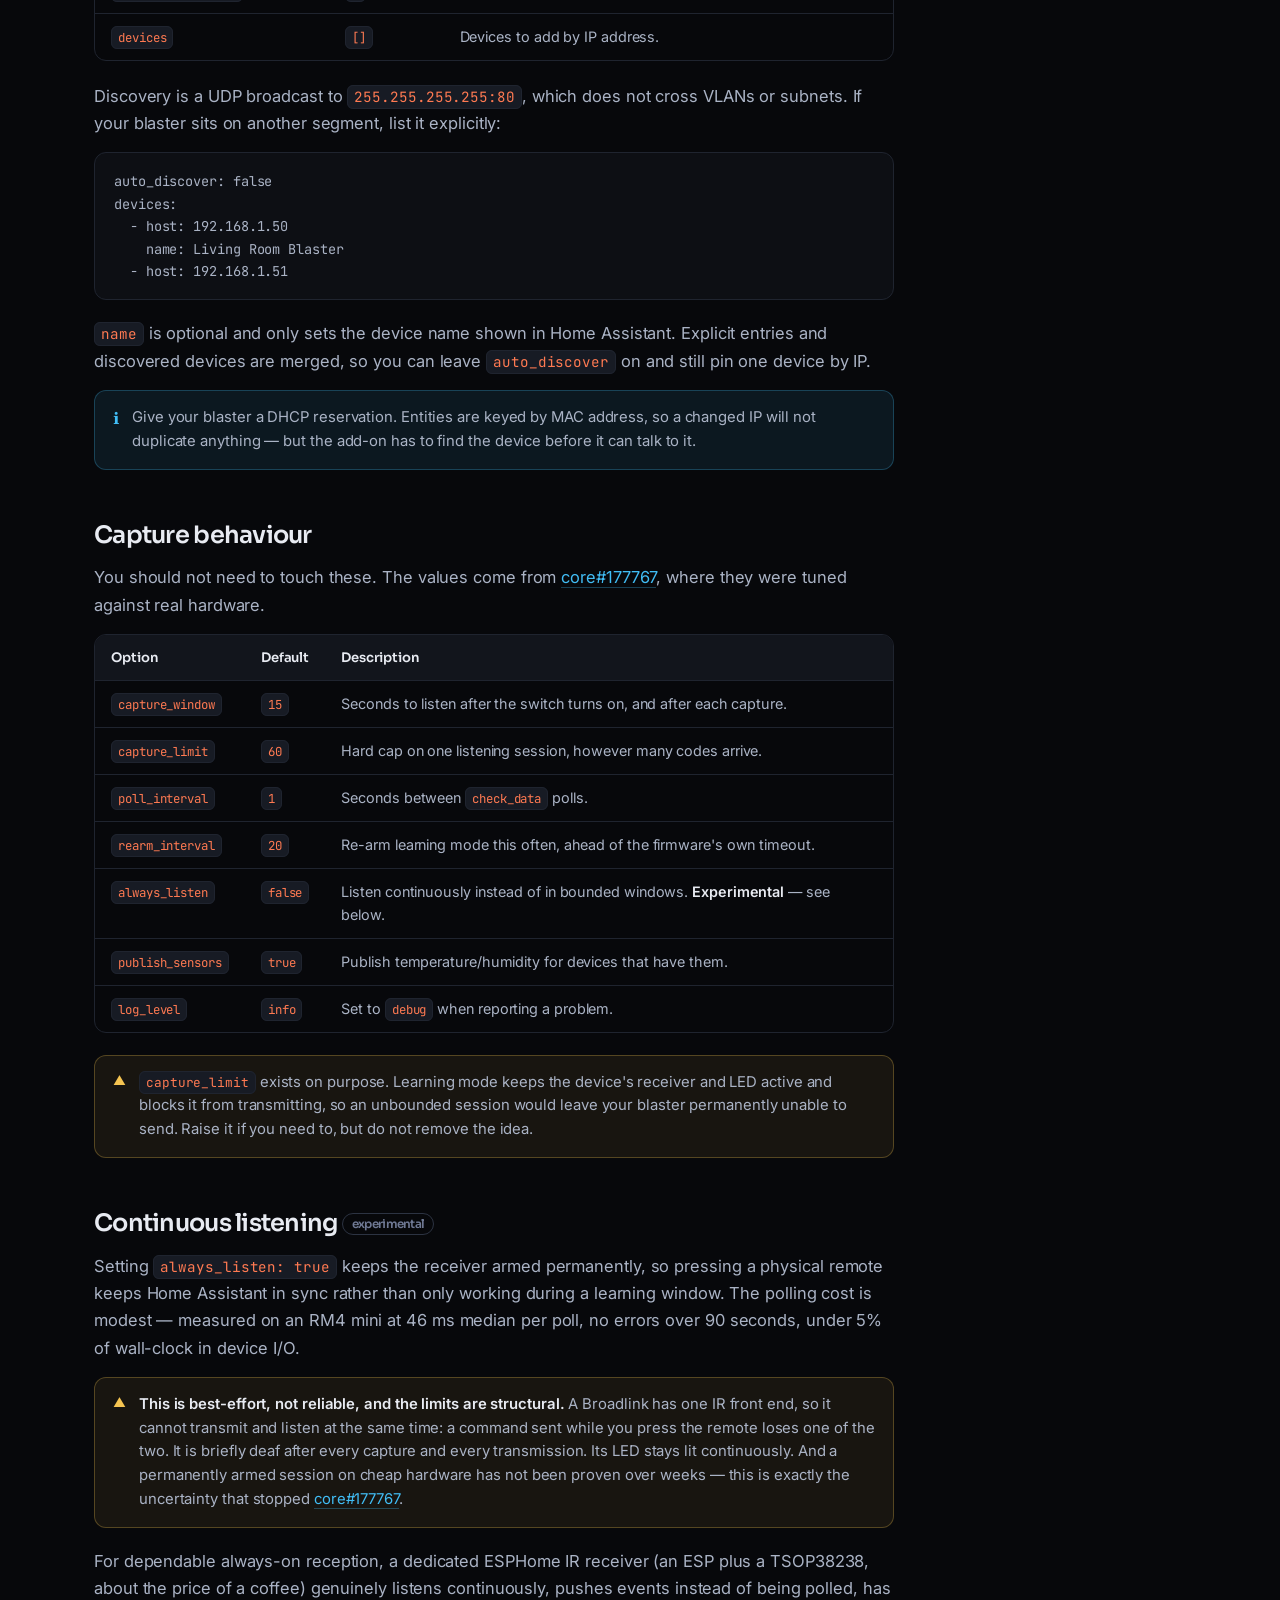
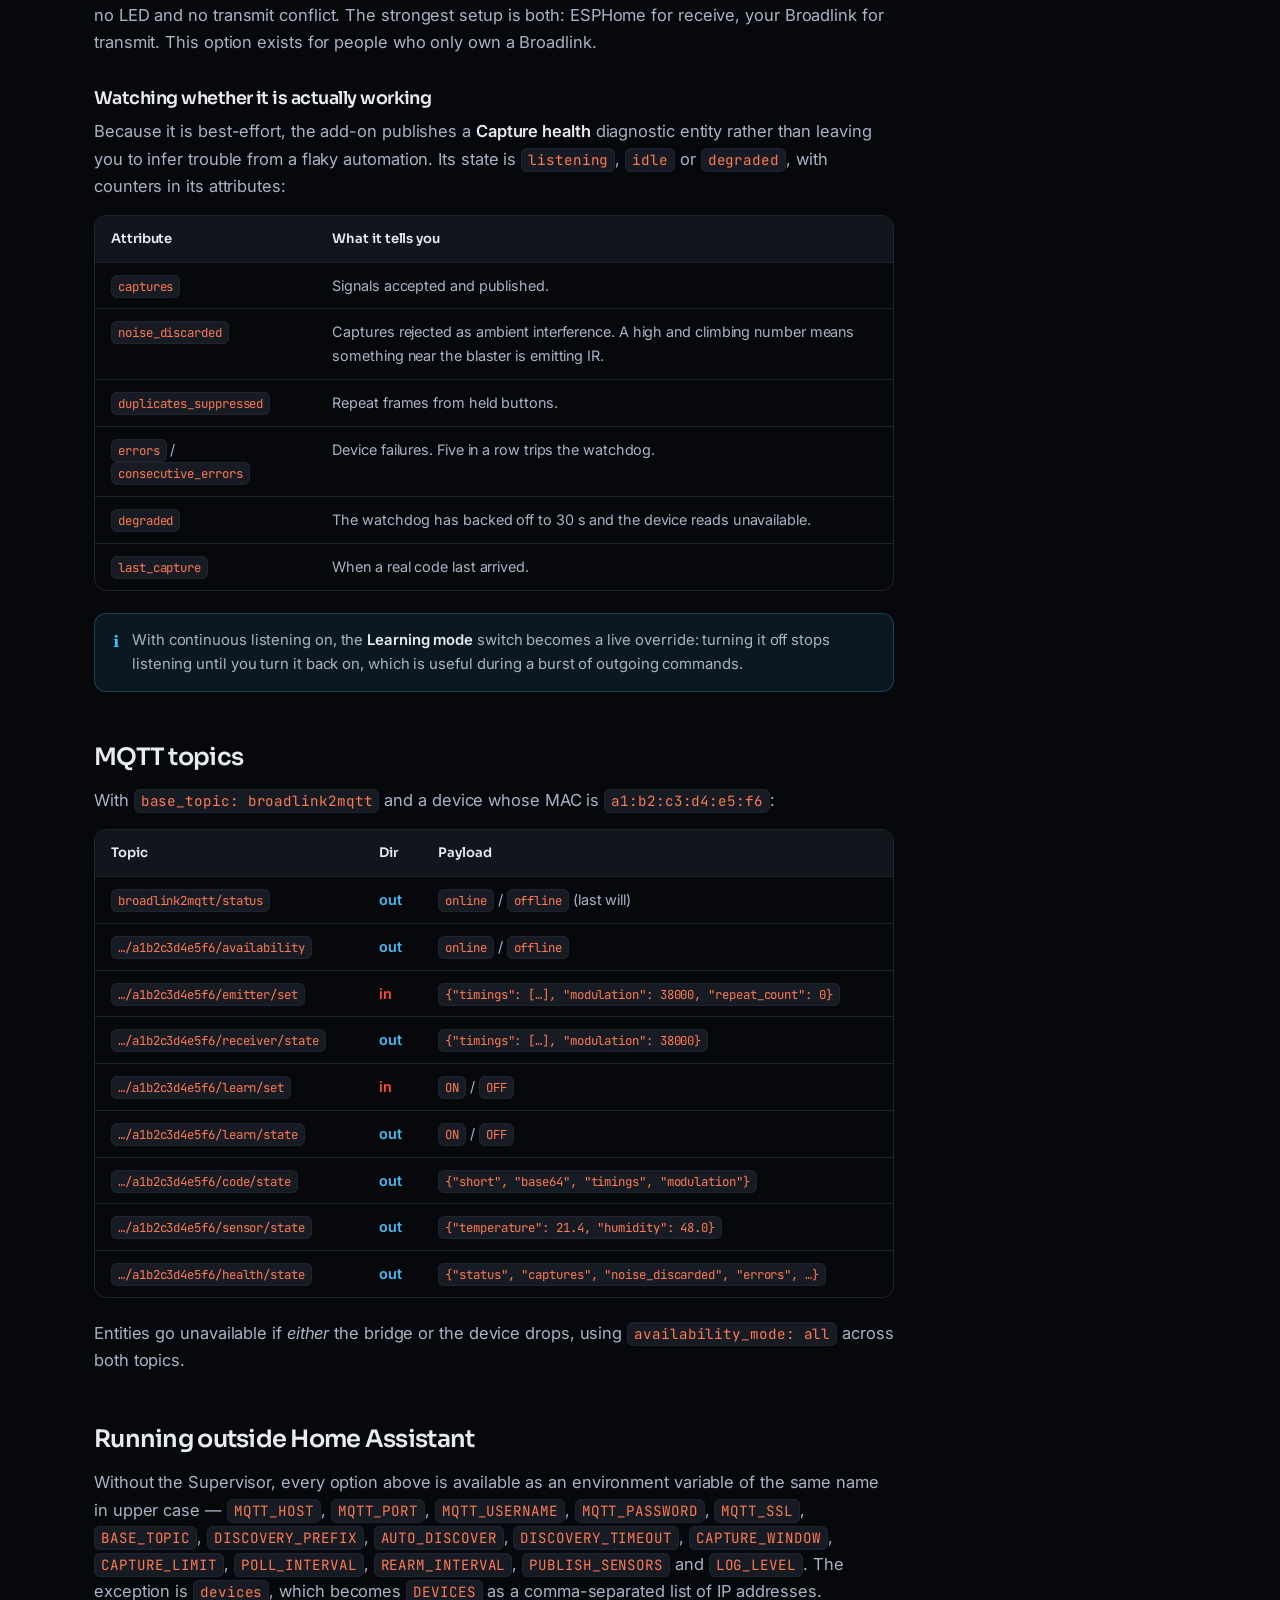
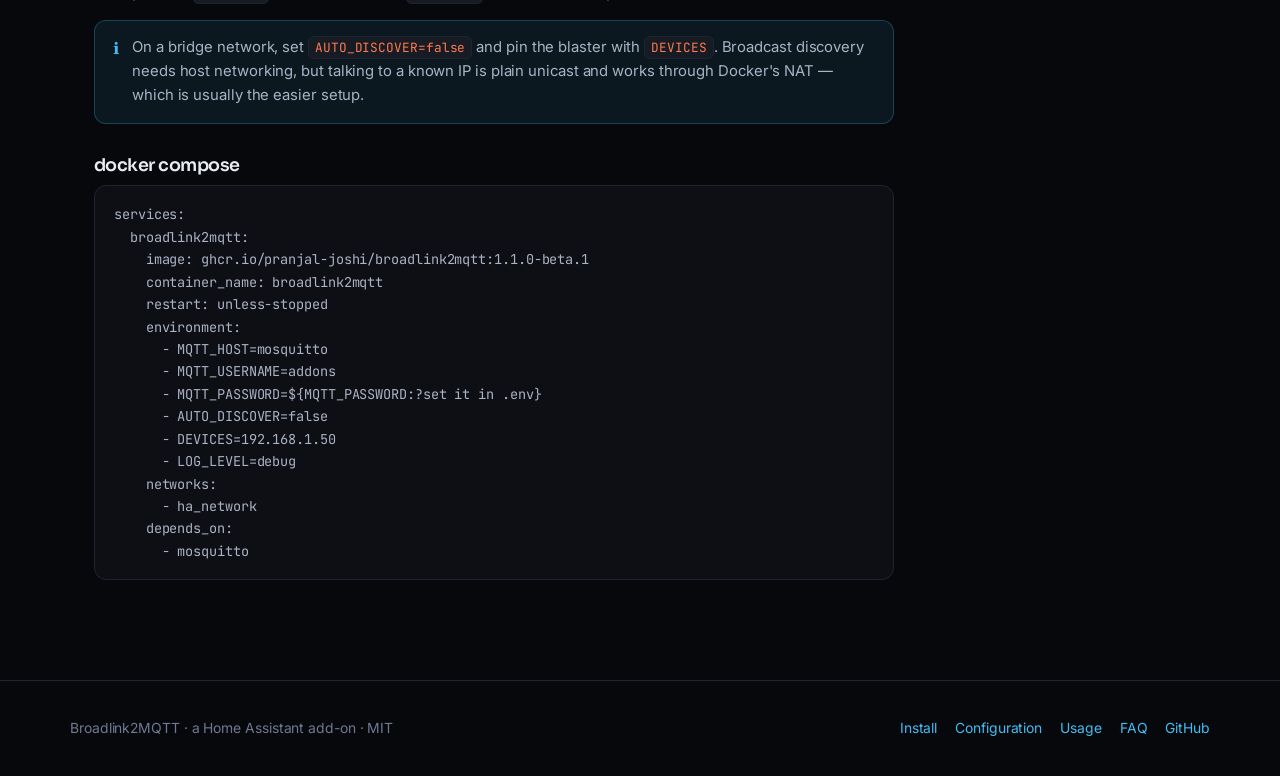
<file: docs/configuration.html>
<!DOCTYPE html>
<html lang="en">
<head>
  <meta charset="utf-8"/>
  <meta name="viewport" content="width=device-width, initial-scale=1.0"/>
  <title>Configuration · Broadlink2MQTT</title>
  <meta name="description" content="Every Broadlink2MQTT option: MQTT, device discovery, capture window tuning, and the full MQTT topic map."/>
  <meta name="theme-color" content="#07080b"/>
  <link rel="preconnect" href="https://fonts.googleapis.com"/>
  <link rel="preconnect" href="https://fonts.gstatic.com" crossorigin/>
  <link href="https://fonts.googleapis.com/css2?family=Sora:wght@400;500;600;700&family=Inter:wght@400;500;600&family=JetBrains+Mono:wght@400;500;700&display=swap" rel="stylesheet"/>
  <link rel="stylesheet" href="assets/style.css"/>
  <link rel="icon" href="data:image/svg+xml,<svg xmlns=%22http://www.w3.org/2000/svg%22 viewBox=%220 0 100 100%22><rect width=%22100%22 height=%22100%22 rx=%2224%22 fill=%22%230d0f14%22/><circle cx=%2230%22 cy=%2250%22 r=%229%22 fill=%22%23ff4a38%22/><path d=%22M50 32a24 24 0 0 1 0 36%22 fill=%22none%22 stroke=%22%23ff4a38%22 stroke-width=%228%22 stroke-linecap=%22round%22/><path d=%22M68 22a40 40 0 0 1 0 56%22 fill=%22none%22 stroke=%22%2341bdf5%22 stroke-width=%228%22 stroke-linecap=%22round%22/></svg>"/>
</head>
<body>

<nav class="nav">
  <a class="nav-brand" href="index.html">
    <svg class="brand-mark" viewBox="0 0 100 100" aria-hidden="true">
      <rect width="100" height="100" rx="24" fill="#12151c" stroke="#2c3342" stroke-width="2"/>
      <circle cx="30" cy="50" r="8" fill="#ff4a38"/>
      <path d="M50 33a23 23 0 0 1 0 34" fill="none" stroke="#ff4a38" stroke-width="7" stroke-linecap="round"/>
      <path d="M68 24a38 38 0 0 1 0 52" fill="none" stroke="#41bdf5" stroke-width="7" stroke-linecap="round"/>
    </svg>
    <span class="brand-text">Broadlink<span class="brand-2">2MQTT</span></span>
  </a>
  <div class="nav-links">
    <a href="index.html">Overview</a>
    <a href="install.html">Install</a>
    <a href="configuration.html">Configuration</a>
    <a href="usage.html">Usage</a>
    <a href="faq.html">FAQ</a>
  </div>
  <a class="nav-gh" href="https://github.com/pranjal-joshi/Broadlink2MQTT" target="_blank" rel="noopener" aria-label="GitHub repository">
    <svg viewBox="0 0 24 24" aria-hidden="true"><path d="M12,2A10,10 0 0,0 2,12C2,16.42 4.87,20.17 8.84,21.5C9.34,21.58 9.5,21.27 9.5,21C9.5,20.77 9.5,20.14 9.5,19.31C6.73,19.91 6.14,17.97 6.14,17.97C5.68,16.81 5.03,16.5 5.03,16.5C4.12,15.88 5.1,15.9 5.1,15.9C6.1,15.97 6.63,16.93 6.63,16.93C7.5,18.45 8.97,18 9.54,17.76C9.63,17.11 9.89,16.67 10.17,16.42C7.95,16.17 5.62,15.31 5.62,11.5C5.62,10.39 6,9.5 6.65,8.79C6.55,8.54 6.2,7.5 6.75,6.15C6.75,6.15 7.59,5.88 9.5,7.17C10.29,6.95 11.15,6.84 12,6.84C12.85,6.84 13.71,6.95 14.5,7.17C16.41,5.88 17.25,6.15 17.25,6.15C17.8,7.5 17.45,8.54 17.35,8.79C18,9.5 18.38,10.39 18.38,11.5C18.38,15.32 16.04,16.16 13.81,16.41C14.17,16.72 14.5,17.33 14.5,18.26C14.5,19.6 14.5,20.68 14.5,21C14.5,21.27 14.66,21.59 15.17,21.5C19.14,20.16 22,16.42 22,12A10,10 0 0,0 12,2Z"/></svg>
  </a>
</nav>

<div class="container">
  <header class="page-head">
    <h1>Configuration</h1>
    <p>Every option is optional. The common case is to change nothing at all.</p>
  </header>

  <div class="prose">
    <h2>Defaults</h2>
    <pre><code>mqtt_host: ""
mqtt_port: 1883
mqtt_username: ""
mqtt_password: ""
mqtt_ssl: false
base_topic: broadlink2mqtt
discovery_prefix: homeassistant
auto_discover: true
discovery_timeout: 5
devices: []
capture_window: 15
capture_limit: 60
poll_interval: 1
rearm_interval: 20
publish_sensors: true
log_level: info</code></pre>

    <h2>MQTT</h2>
    <p>
      Leave <code>mqtt_host</code> blank and the add-on asks the Supervisor for the broker you
      already configured. Fill these in only to point at an external broker.
    </p>
    <div class="table-wrap">
      <table>
        <thead><tr><th>Option</th><th>Default</th><th>Description</th></tr></thead>
        <tbody>
          <tr><td><code>mqtt_host</code></td><td><em>blank</em></td><td>Broker hostname. Blank means use the Supervisor's MQTT service.</td></tr>
          <tr><td><code>mqtt_port</code></td><td><code>1883</code></td><td>Broker port.</td></tr>
          <tr><td><code>mqtt_username</code></td><td><em>blank</em></td><td>Broker username.</td></tr>
          <tr><td><code>mqtt_password</code></td><td><em>blank</em></td><td>Broker password.</td></tr>
          <tr><td><code>mqtt_ssl</code></td><td><code>false</code></td><td>Connect with TLS.</td></tr>
          <tr><td><code>base_topic</code></td><td><code>broadlink2mqtt</code></td><td>Root of every topic this add-on owns.</td></tr>
          <tr><td><code>discovery_prefix</code></td><td><code>homeassistant</code></td><td>Must match your MQTT integration's discovery prefix.</td></tr>
        </tbody>
      </table>
    </div>

    <div class="warn">
      <div>
        If you change <code>base_topic</code> after the entities exist, Home Assistant will create
        a <em>second</em> set. Delete the old device from the MQTT integration afterwards.
      </div>
    </div>

    <h2>Devices</h2>
    <div class="table-wrap">
      <table>
        <thead><tr><th>Option</th><th>Default</th><th>Description</th></tr></thead>
        <tbody>
          <tr><td><code>auto_discover</code></td><td><code>true</code></td><td>Find devices by UDP broadcast at startup.</td></tr>
          <tr><td><code>discovery_timeout</code></td><td><code>5</code></td><td>Seconds to wait for discovery replies.</td></tr>
          <tr><td><code>devices</code></td><td><code>[]</code></td><td>Devices to add by IP address.</td></tr>
        </tbody>
      </table>
    </div>
    <p>
      Discovery is a UDP broadcast to <code>255.255.255.255:80</code>, which does not cross VLANs
      or subnets. If your blaster sits on another segment, list it explicitly:
    </p>
    <pre><code>auto_discover: false
devices:
  - host: 192.168.1.50
    name: Living Room Blaster
  - host: 192.168.1.51</code></pre>
    <p>
      <code>name</code> is optional and only sets the device name shown in Home Assistant.
      Explicit entries and discovered devices are merged, so you can leave
      <code>auto_discover</code> on and still pin one device by IP.
    </p>

    <div class="note">
      <div>
        Give your blaster a DHCP reservation. Entities are keyed by MAC address, so a changed IP
        will not duplicate anything — but the add-on has to find the device before it can talk
        to it.
      </div>
    </div>

    <h2>Capture behaviour</h2>
    <p>
      You should not need to touch these. The values come from
      <a href="https://github.com/home-assistant/core/pull/177767" target="_blank" rel="noopener">core#177767</a>,
      where they were tuned against real hardware.
    </p>
    <div class="table-wrap">
      <table>
        <thead><tr><th>Option</th><th>Default</th><th>Description</th></tr></thead>
        <tbody>
          <tr><td><code>capture_window</code></td><td><code>15</code></td><td>Seconds to listen after the switch turns on, and after each capture.</td></tr>
          <tr><td><code>capture_limit</code></td><td><code>60</code></td><td>Hard cap on one listening session, however many codes arrive.</td></tr>
          <tr><td><code>poll_interval</code></td><td><code>1</code></td><td>Seconds between <code>check_data</code> polls.</td></tr>
          <tr><td><code>rearm_interval</code></td><td><code>20</code></td><td>Re-arm learning mode this often, ahead of the firmware's own timeout.</td></tr>
          <tr><td><code>always_listen</code></td><td><code>false</code></td><td>Listen continuously instead of in bounded windows. <strong>Experimental</strong> — see below.</td></tr>
          <tr><td><code>publish_sensors</code></td><td><code>true</code></td><td>Publish temperature/humidity for devices that have them.</td></tr>
          <tr><td><code>log_level</code></td><td><code>info</code></td><td>Set to <code>debug</code> when reporting a problem.</td></tr>
        </tbody>
      </table>
    </div>

    <div class="warn">
      <div>
        <code>capture_limit</code> exists on purpose. Learning mode keeps the device's receiver
        and LED active and blocks it from transmitting, so an unbounded session would leave your
        blaster permanently unable to send. Raise it if you need to, but do not remove the idea.
      </div>
    </div>

    <h2 id="always-listen">Continuous listening <span class="cap" style="vertical-align:middle">experimental</span></h2>
    <p>
      Setting <code>always_listen: true</code> keeps the receiver armed permanently, so pressing
      a physical remote keeps Home Assistant in sync rather than only working during a learning
      window. The polling cost is modest — measured on an RM4 mini at 46&nbsp;ms median per poll,
      no errors over 90&nbsp;seconds, under 5% of wall-clock in device I/O.
    </p>

    <div class="warn">
      <div>
        <strong>This is best-effort, not reliable, and the limits are structural.</strong>
        A Broadlink has one IR front end, so it cannot transmit and listen at the same time: a
        command sent while you press the remote loses one of the two. It is briefly deaf after
        every capture and every transmission. Its LED stays lit continuously. And a permanently
        armed session on cheap hardware has not been proven over weeks — this is exactly the
        uncertainty that stopped
        <a href="https://github.com/home-assistant/core/pull/177767" target="_blank" rel="noopener">core#177767</a>.
      </div>
    </div>

    <p>
      For dependable always-on reception, a dedicated ESPHome IR receiver (an ESP plus a
      TSOP38238, about the price of a coffee) genuinely listens continuously, pushes events
      instead of being polled, has no LED and no transmit conflict. The strongest setup is both:
      ESPHome for receive, your Broadlink for transmit. This option exists for people who only
      own a Broadlink.
    </p>

    <h3>Watching whether it is actually working</h3>
    <p>
      Because it is best-effort, the add-on publishes a <strong>Capture health</strong>
      diagnostic entity rather than leaving you to infer trouble from a flaky automation. Its
      state is <code>listening</code>, <code>idle</code> or <code>degraded</code>, with counters
      in its attributes:
    </p>
    <div class="table-wrap">
      <table>
        <thead><tr><th>Attribute</th><th>What it tells you</th></tr></thead>
        <tbody>
          <tr><td><code>captures</code></td><td>Signals accepted and published.</td></tr>
          <tr><td><code>noise_discarded</code></td><td>Captures rejected as ambient interference. A high and climbing number means something near the blaster is emitting IR.</td></tr>
          <tr><td><code>duplicates_suppressed</code></td><td>Repeat frames from held buttons.</td></tr>
          <tr><td><code>errors</code> / <code>consecutive_errors</code></td><td>Device failures. Five in a row trips the watchdog.</td></tr>
          <tr><td><code>degraded</code></td><td>The watchdog has backed off to 30&nbsp;s and the device reads unavailable.</td></tr>
          <tr><td><code>last_capture</code></td><td>When a real code last arrived.</td></tr>
        </tbody>
      </table>
    </div>

    <div class="note">
      <div>
        With continuous listening on, the <strong>Learning mode</strong> switch becomes a live
        override: turning it off stops listening until you turn it back on, which is useful
        during a burst of outgoing commands.
      </div>
    </div>

    <h2>MQTT topics</h2>
    <p>With <code>base_topic: broadlink2mqtt</code> and a device whose MAC is <code>a1:b2:c3:d4:e5:f6</code>:</p>
    <div class="table-wrap">
      <table>
        <thead><tr><th>Topic</th><th>Dir</th><th>Payload</th></tr></thead>
        <tbody>
          <tr><td><code>broadlink2mqtt/status</code></td><td><span class="dir-out">out</span></td><td><code>online</code> / <code>offline</code> (last will)</td></tr>
          <tr><td><code>…/a1b2c3d4e5f6/availability</code></td><td><span class="dir-out">out</span></td><td><code>online</code> / <code>offline</code></td></tr>
          <tr><td><code>…/a1b2c3d4e5f6/emitter/set</code></td><td><span class="dir-in">in</span></td><td><code>{"timings": […], "modulation": 38000, "repeat_count": 0}</code></td></tr>
          <tr><td><code>…/a1b2c3d4e5f6/receiver/state</code></td><td><span class="dir-out">out</span></td><td><code>{"timings": […], "modulation": 38000}</code></td></tr>
          <tr><td><code>…/a1b2c3d4e5f6/learn/set</code></td><td><span class="dir-in">in</span></td><td><code>ON</code> / <code>OFF</code></td></tr>
          <tr><td><code>…/a1b2c3d4e5f6/learn/state</code></td><td><span class="dir-out">out</span></td><td><code>ON</code> / <code>OFF</code></td></tr>
          <tr><td><code>…/a1b2c3d4e5f6/code/state</code></td><td><span class="dir-out">out</span></td><td><code>{"short", "base64", "timings", "modulation"}</code></td></tr>
          <tr><td><code>…/a1b2c3d4e5f6/sensor/state</code></td><td><span class="dir-out">out</span></td><td><code>{"temperature": 21.4, "humidity": 48.0}</code></td></tr>
          <tr><td><code>…/a1b2c3d4e5f6/health/state</code></td><td><span class="dir-out">out</span></td><td><code>{"status", "captures", "noise_discarded", "errors", …}</code></td></tr>
        </tbody>
      </table>
    </div>
    <p>
      Entities go unavailable if <em>either</em> the bridge or the device drops, using
      <code>availability_mode: all</code> across both topics.
    </p>

    <h2>Running outside Home Assistant</h2>
    <p>
      Without the Supervisor, every option above is available as an environment variable of the
      same name in upper case — <code>MQTT_HOST</code>, <code>MQTT_PORT</code>,
      <code>MQTT_USERNAME</code>, <code>MQTT_PASSWORD</code>, <code>MQTT_SSL</code>,
      <code>BASE_TOPIC</code>, <code>DISCOVERY_PREFIX</code>, <code>AUTO_DISCOVER</code>,
      <code>DISCOVERY_TIMEOUT</code>, <code>CAPTURE_WINDOW</code>, <code>CAPTURE_LIMIT</code>,
      <code>POLL_INTERVAL</code>, <code>REARM_INTERVAL</code>, <code>PUBLISH_SENSORS</code> and
      <code>LOG_LEVEL</code>. The exception is <code>devices</code>, which becomes
      <code>DEVICES</code> as a comma-separated list of IP addresses.
    </p>

    <div class="note">
      <div>
        On a bridge network, set <code>AUTO_DISCOVER=false</code> and pin the blaster with
        <code>DEVICES</code>. Broadcast discovery needs host networking, but talking to a known
        IP is plain unicast and works through Docker's NAT — which is usually the easier setup.
      </div>
    </div>

    <h3>docker compose</h3>
    <pre><code>services:
  broadlink2mqtt:
    image: ghcr.io/pranjal-joshi/broadlink2mqtt:1.1.0-beta.1
    container_name: broadlink2mqtt
    restart: unless-stopped
    environment:
      - MQTT_HOST=mosquitto
      - MQTT_USERNAME=addons
      - MQTT_PASSWORD=${MQTT_PASSWORD:?set it in .env}
      - AUTO_DISCOVER=false
      - DEVICES=192.168.1.50
      - LOG_LEVEL=debug
    networks:
      - ha_network
    depends_on:
      - mosquitto</code></pre>
  </div>
</div>

<footer>
  <div class="footer-inner">
    <span>Broadlink2MQTT · a Home Assistant add-on · MIT</span>
    <div class="footer-links">
      <a href="install.html">Install</a>
      <a href="configuration.html">Configuration</a>
      <a href="usage.html">Usage</a>
      <a href="faq.html">FAQ</a>
      <a href="https://github.com/pranjal-joshi/Broadlink2MQTT" target="_blank" rel="noopener">GitHub</a>
    </div>
  </div>
</footer>

<script src="assets/app.js"></script>
</body>
</html>
</file>
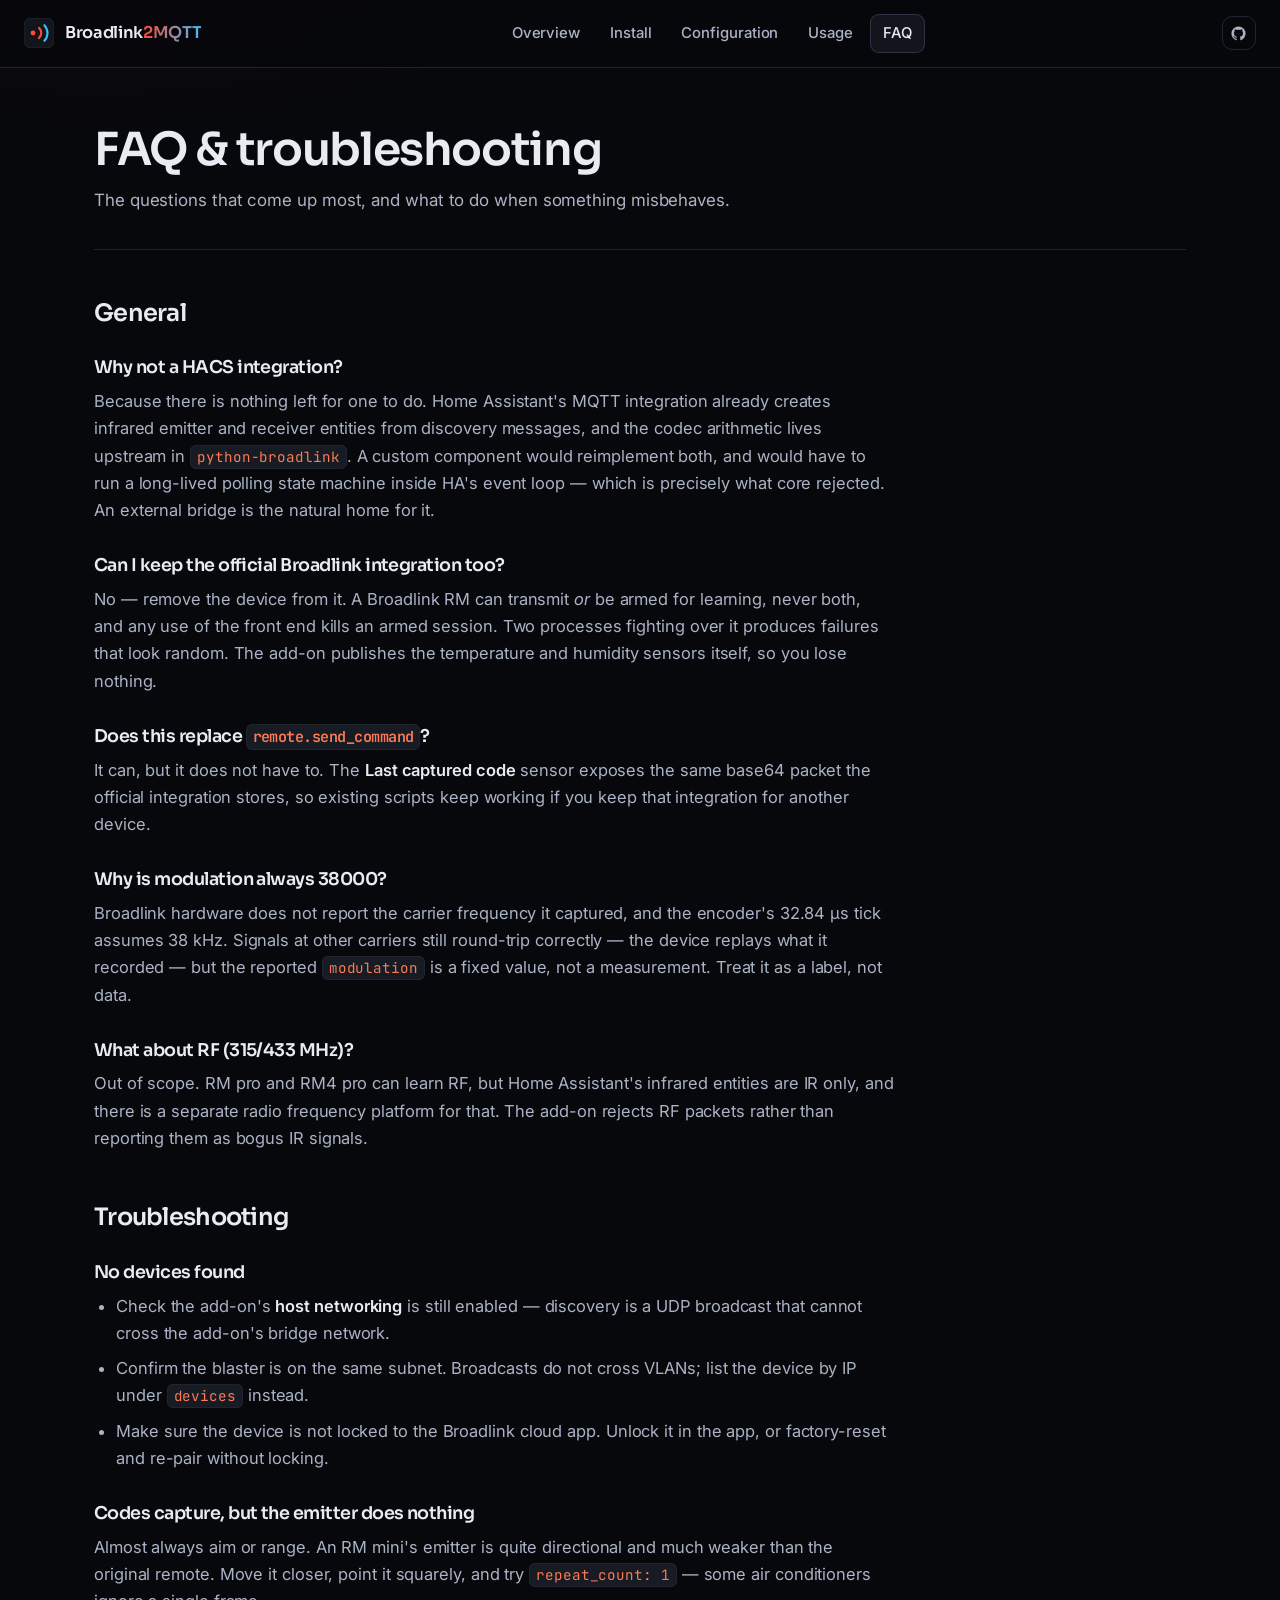
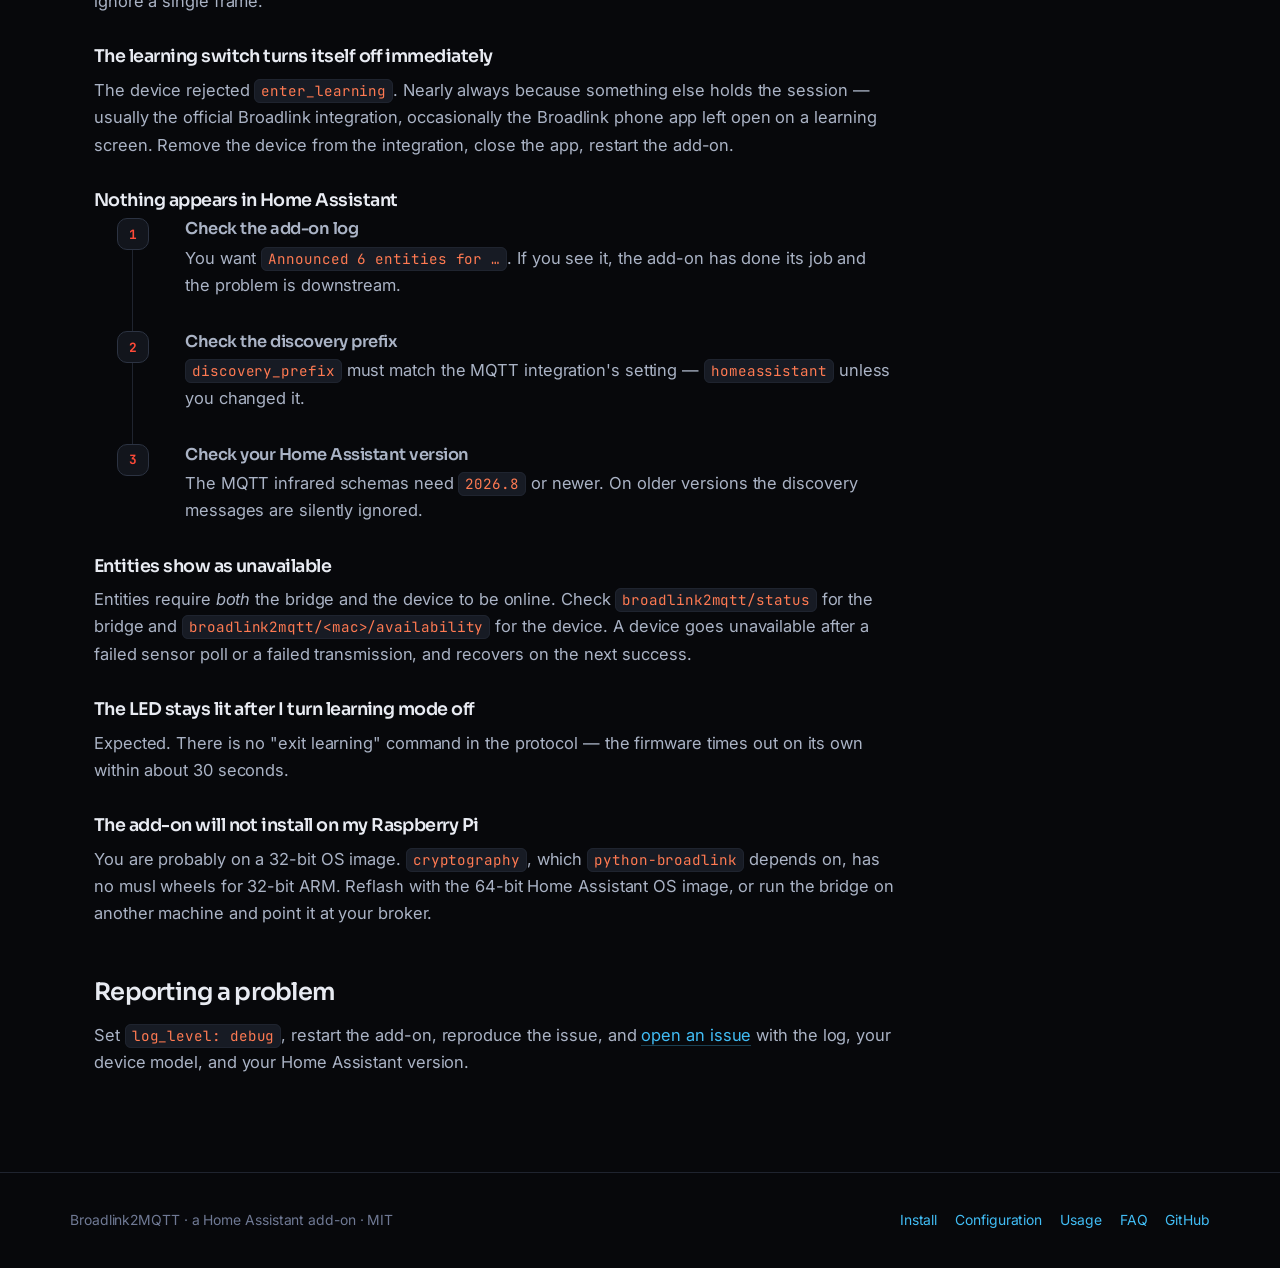
<file: docs/faq.html>
<!DOCTYPE html>
<html lang="en">
<head>
  <meta charset="utf-8"/>
  <meta name="viewport" content="width=device-width, initial-scale=1.0"/>
  <title>FAQ · Broadlink2MQTT</title>
  <meta name="description" content="Frequently asked questions and troubleshooting for the Broadlink2MQTT Home Assistant add-on."/>
  <meta name="theme-color" content="#07080b"/>
  <link rel="preconnect" href="https://fonts.googleapis.com"/>
  <link rel="preconnect" href="https://fonts.gstatic.com" crossorigin/>
  <link href="https://fonts.googleapis.com/css2?family=Sora:wght@400;500;600;700&family=Inter:wght@400;500;600&family=JetBrains+Mono:wght@400;500;700&display=swap" rel="stylesheet"/>
  <link rel="stylesheet" href="assets/style.css"/>
  <link rel="icon" href="data:image/svg+xml,<svg xmlns=%22http://www.w3.org/2000/svg%22 viewBox=%220 0 100 100%22><rect width=%22100%22 height=%22100%22 rx=%2224%22 fill=%22%230d0f14%22/><circle cx=%2230%22 cy=%2250%22 r=%229%22 fill=%22%23ff4a38%22/><path d=%22M50 32a24 24 0 0 1 0 36%22 fill=%22none%22 stroke=%22%23ff4a38%22 stroke-width=%228%22 stroke-linecap=%22round%22/><path d=%22M68 22a40 40 0 0 1 0 56%22 fill=%22none%22 stroke=%22%2341bdf5%22 stroke-width=%228%22 stroke-linecap=%22round%22/></svg>"/>
</head>
<body>

<nav class="nav">
  <a class="nav-brand" href="index.html">
    <svg class="brand-mark" viewBox="0 0 100 100" aria-hidden="true">
      <rect width="100" height="100" rx="24" fill="#12151c" stroke="#2c3342" stroke-width="2"/>
      <circle cx="30" cy="50" r="8" fill="#ff4a38"/>
      <path d="M50 33a23 23 0 0 1 0 34" fill="none" stroke="#ff4a38" stroke-width="7" stroke-linecap="round"/>
      <path d="M68 24a38 38 0 0 1 0 52" fill="none" stroke="#41bdf5" stroke-width="7" stroke-linecap="round"/>
    </svg>
    <span class="brand-text">Broadlink<span class="brand-2">2MQTT</span></span>
  </a>
  <div class="nav-links">
    <a href="index.html">Overview</a>
    <a href="install.html">Install</a>
    <a href="configuration.html">Configuration</a>
    <a href="usage.html">Usage</a>
    <a href="faq.html">FAQ</a>
  </div>
  <a class="nav-gh" href="https://github.com/pranjal-joshi/Broadlink2MQTT" target="_blank" rel="noopener" aria-label="GitHub repository">
    <svg viewBox="0 0 24 24" aria-hidden="true"><path d="M12,2A10,10 0 0,0 2,12C2,16.42 4.87,20.17 8.84,21.5C9.34,21.58 9.5,21.27 9.5,21C9.5,20.77 9.5,20.14 9.5,19.31C6.73,19.91 6.14,17.97 6.14,17.97C5.68,16.81 5.03,16.5 5.03,16.5C4.12,15.88 5.1,15.9 5.1,15.9C6.1,15.97 6.63,16.93 6.63,16.93C7.5,18.45 8.97,18 9.54,17.76C9.63,17.11 9.89,16.67 10.17,16.42C7.95,16.17 5.62,15.31 5.62,11.5C5.62,10.39 6,9.5 6.65,8.79C6.55,8.54 6.2,7.5 6.75,6.15C6.75,6.15 7.59,5.88 9.5,7.17C10.29,6.95 11.15,6.84 12,6.84C12.85,6.84 13.71,6.95 14.5,7.17C16.41,5.88 17.25,6.15 17.25,6.15C17.8,7.5 17.45,8.54 17.35,8.79C18,9.5 18.38,10.39 18.38,11.5C18.38,15.32 16.04,16.16 13.81,16.41C14.17,16.72 14.5,17.33 14.5,18.26C14.5,19.6 14.5,20.68 14.5,21C14.5,21.27 14.66,21.59 15.17,21.5C19.14,20.16 22,16.42 22,12A10,10 0 0,0 12,2Z"/></svg>
  </a>
</nav>

<div class="container">
  <header class="page-head">
    <h1>FAQ &amp; troubleshooting</h1>
    <p>The questions that come up most, and what to do when something misbehaves.</p>
  </header>

  <div class="prose">
    <h2>General</h2>

    <h3>Why not a HACS integration?</h3>
    <p>
      Because there is nothing left for one to do. Home Assistant's MQTT integration already
      creates infrared emitter and receiver entities from discovery messages, and the codec
      arithmetic lives upstream in <code>python-broadlink</code>. A custom component would
      reimplement both, and would have to run a long-lived polling state machine inside HA's event
      loop — which is precisely what core rejected. An external bridge is the natural home for it.
    </p>

    <h3>Can I keep the official Broadlink integration too?</h3>
    <p>
      No — remove the device from it. A Broadlink RM can transmit <em>or</em> be armed for
      learning, never both, and any use of the front end kills an armed session. Two processes
      fighting over it produces failures that look random. The add-on publishes the temperature and
      humidity sensors itself, so you lose nothing.
    </p>

    <h3>Does this replace <code>remote.send_command</code>?</h3>
    <p>
      It can, but it does not have to. The <strong>Last captured code</strong> sensor exposes the
      same base64 packet the official integration stores, so existing scripts keep working if you
      keep that integration for another device.
    </p>

    <h3>Why is modulation always 38000?</h3>
    <p>
      Broadlink hardware does not report the carrier frequency it captured, and the encoder's
      32.84&nbsp;µs tick assumes 38&nbsp;kHz. Signals at other carriers still round-trip correctly
      — the device replays what it recorded — but the reported <code>modulation</code> is a fixed
      value, not a measurement. Treat it as a label, not data.
    </p>

    <h3>What about RF (315/433 MHz)?</h3>
    <p>
      Out of scope. RM pro and RM4 pro can learn RF, but Home Assistant's infrared entities are IR
      only, and there is a separate radio frequency platform for that. The add-on rejects RF
      packets rather than reporting them as bogus IR signals.
    </p>

    <h2>Troubleshooting</h2>

    <h3>No devices found</h3>
    <ul>
      <li>Check the add-on's <strong>host networking</strong> is still enabled — discovery is a UDP broadcast that cannot cross the add-on's bridge network.</li>
      <li>Confirm the blaster is on the same subnet. Broadcasts do not cross VLANs; list the device by IP under <code>devices</code> instead.</li>
      <li>Make sure the device is not locked to the Broadlink cloud app. Unlock it in the app, or factory-reset and re-pair without locking.</li>
    </ul>

    <h3>Codes capture, but the emitter does nothing</h3>
    <p>
      Almost always aim or range. An RM mini's emitter is quite directional and much weaker than
      the original remote. Move it closer, point it squarely, and try <code>repeat_count: 1</code>
      — some air conditioners ignore a single frame.
    </p>

    <h3>The learning switch turns itself off immediately</h3>
    <p>
      The device rejected <code>enter_learning</code>. Nearly always because something else holds
      the session — usually the official Broadlink integration, occasionally the Broadlink phone
      app left open on a learning screen. Remove the device from the integration, close the app,
      restart the add-on.
    </p>

    <h3>Nothing appears in Home Assistant</h3>
    <ol class="steps">
      <li>
        <h3>Check the add-on log</h3>
        <p>You want <code>Announced 6 entities for …</code>. If you see it, the add-on has done its job and the problem is downstream.</p>
      </li>
      <li>
        <h3>Check the discovery prefix</h3>
        <p><code>discovery_prefix</code> must match the MQTT integration's setting — <code>homeassistant</code> unless you changed it.</p>
      </li>
      <li>
        <h3>Check your Home Assistant version</h3>
        <p>The MQTT infrared schemas need <code>2026.8</code> or newer. On older versions the discovery messages are silently ignored.</p>
      </li>
    </ol>

    <h3>Entities show as unavailable</h3>
    <p>
      Entities require <em>both</em> the bridge and the device to be online. Check
      <code>broadlink2mqtt/status</code> for the bridge and
      <code>broadlink2mqtt/&lt;mac&gt;/availability</code> for the device. A device goes
      unavailable after a failed sensor poll or a failed transmission, and recovers on the next
      success.
    </p>

    <h3>The LED stays lit after I turn learning mode off</h3>
    <p>
      Expected. There is no "exit learning" command in the protocol — the firmware times out on
      its own within about 30 seconds.
    </p>

    <h3>The add-on will not install on my Raspberry Pi</h3>
    <p>
      You are probably on a 32-bit OS image. <code>cryptography</code>, which
      <code>python-broadlink</code> depends on, has no musl wheels for 32-bit ARM. Reflash with the
      64-bit Home Assistant OS image, or run the bridge on another machine and point it at your
      broker.
    </p>

    <h2>Reporting a problem</h2>
    <p>
      Set <code>log_level: debug</code>, restart the add-on, reproduce the issue, and
      <a href="https://github.com/pranjal-joshi/Broadlink2MQTT/issues/new/choose" target="_blank" rel="noopener">open an issue</a>
      with the log, your device model, and your Home Assistant version.
    </p>
  </div>
</div>

<footer>
  <div class="footer-inner">
    <span>Broadlink2MQTT · a Home Assistant add-on · MIT</span>
    <div class="footer-links">
      <a href="install.html">Install</a>
      <a href="configuration.html">Configuration</a>
      <a href="usage.html">Usage</a>
      <a href="faq.html">FAQ</a>
      <a href="https://github.com/pranjal-joshi/Broadlink2MQTT" target="_blank" rel="noopener">GitHub</a>
    </div>
  </div>
</footer>

<script src="assets/app.js"></script>
</body>
</html>
</file>
<file: docs/assets/style.css>
/* ==========================================================================
   Broadlink2MQTT — design system

   Two accents, used with intent, never decoratively:
     --ir   infrared red   the device side of the bridge
     --ha   HA blue        the Home Assistant side
   A red-to-blue gradient means a signal is being converted between them.

   Geometry echoes the RM4 mini: a rounded square, generous 20-24px radii.
   Dark only, deliberately — the hardware is matte black and the IR glow
   only reads against it.
   ========================================================================== */

:root {
  /* surfaces */
  --void: #07080b;
  --panel: #0d0f14;
  --panel-2: #12151c;
  --panel-3: #171b24;
  --line: #1f242f;
  --line-bright: #2c3342;

  /* type */
  --text: #e8ebf2;
  --text-2: #aab3c5;
  --text-3: #6f7994;

  /* accents */
  --ir: #ff4a38;
  --ir-2: #ff7a52;
  --ir-glow: rgba(255, 74, 56, 0.35);
  --ir-wash: rgba(255, 74, 56, 0.09);

  --ha: #41bdf5;
  --ha-2: #6fd0ff;
  --ha-glow: rgba(65, 189, 245, 0.32);
  --ha-wash: rgba(65, 189, 245, 0.09);

  --ok: #43d98b;
  --warn: #f5c451;

  /* motion */
  --ease: cubic-bezier(0.22, 0.61, 0.36, 1);

  /* layout */
  --max: 1140px;
  --radius: 22px;
  --radius-sm: 12px;
}

*,
*::before,
*::after {
  box-sizing: border-box;
  margin: 0;
  padding: 0;
}

html {
  scroll-behavior: smooth;
  -webkit-text-size-adjust: 100%;
}

body {
  background: var(--void);
  color: var(--text);
  font-family: "Inter", system-ui, -apple-system, sans-serif;
  font-size: 16.5px;
  line-height: 1.65;
  letter-spacing: -0.005em;
  overflow-x: hidden;
  /* Faint IR bloom top-left, HA bloom top-right — the two poles of the page. */
  background-image:
    radial-gradient(900px 520px at 8% -8%, rgba(255, 74, 56, 0.07), transparent 70%),
    radial-gradient(900px 520px at 92% -12%, rgba(65, 189, 245, 0.07), transparent 70%);
  background-repeat: no-repeat;
}

h1, h2, h3, h4 {
  font-family: "Sora", system-ui, sans-serif;
  font-weight: 600;
  letter-spacing: -0.03em;
  line-height: 1.12;
}

code, pre, .mono, kbd {
  font-family: "JetBrains Mono", ui-monospace, "SF Mono", monospace;
  font-feature-settings: "liga" 0;
}

a {
  color: var(--ha);
  text-decoration: none;
  transition: color 0.15s var(--ease);
}

a:hover { color: var(--ha-2); }

::selection {
  background: var(--ir);
  color: #fff;
}

.container {
  max-width: var(--max);
  margin: 0 auto;
  padding: 0 24px;
}

/* --------------------------------------------------------------------------
   Navigation — a device status bar: brand, a live LED, section links
   -------------------------------------------------------------------------- */

.nav {
  position: sticky;
  top: 0;
  z-index: 50;
  display: flex;
  align-items: center;
  justify-content: space-between;
  gap: 20px;
  padding: 14px 24px;
  background: rgba(7, 8, 11, 0.82);
  backdrop-filter: blur(14px);
  -webkit-backdrop-filter: blur(14px);
  border-bottom: 1px solid var(--line);
}

.nav-brand {
  display: flex;
  align-items: center;
  gap: 11px;
  font-family: "Sora", sans-serif;
  font-weight: 600;
  font-size: 1.02rem;
  color: var(--text);
  letter-spacing: -0.02em;
  white-space: nowrap;
}

.nav-brand:hover { color: var(--text); }

.brand-mark {
  width: 30px;
  height: 30px;
  flex: none;
}

/* One flex item, so the nav's gap sits between the mark and the wordmark
   rather than splitting "Broadlink" from "2MQTT". */
.brand-text { white-space: nowrap; }

.brand-2 {
  background: linear-gradient(92deg, var(--ir), var(--ha));
  -webkit-background-clip: text;
  background-clip: text;
  color: transparent;
}

.nav-links {
  display: flex;
  align-items: center;
  gap: 4px;
}

.nav-links a {
  padding: 7px 13px;
  border-radius: 9px;
  color: var(--text-2);
  font-size: 0.93rem;
  font-weight: 500;
  transition: background 0.15s var(--ease), color 0.15s var(--ease);
}

.nav-links a:hover {
  background: var(--panel-2);
  color: var(--text);
}

.nav-links a[aria-current="page"] {
  color: var(--text);
  background: var(--panel-2);
  box-shadow: inset 0 0 0 1px var(--line-bright);
}

.nav-gh {
  display: inline-flex;
  align-items: center;
  justify-content: center;
  width: 34px;
  height: 34px;
  border-radius: 10px;
  color: var(--text-2);
  border: 1px solid var(--line);
  transition: all 0.15s var(--ease);
}

.nav-gh:hover {
  color: var(--text);
  border-color: var(--line-bright);
  background: var(--panel-2);
}

.nav-gh svg { width: 17px; height: 17px; fill: currentColor; }

@media (max-width: 760px) {
  .nav-links { display: none; }
}

/* --------------------------------------------------------------------------
   Hero
   -------------------------------------------------------------------------- */

.hero {
  position: relative;
  padding: 76px 24px 40px;
  max-width: var(--max);
  margin: 0 auto;
}

.hero-grid {
  display: grid;
  grid-template-columns: 1.05fr 0.95fr;
  gap: 56px;
  align-items: center;
}

@media (max-width: 940px) {
  .hero { padding-top: 48px; }
  .hero-grid { grid-template-columns: 1fr; gap: 40px; }
}

.eyebrow {
  display: inline-flex;
  align-items: center;
  gap: 9px;
  padding: 6px 14px 6px 10px;
  border-radius: 999px;
  border: 1px solid var(--line-bright);
  background: var(--panel);
  font-size: 0.82rem;
  font-weight: 500;
  color: var(--text-2);
  margin-bottom: 24px;
}

.hero h1 {
  font-size: clamp(2.3rem, 5.2vw, 3.6rem);
  margin-bottom: 20px;
}

.hero h1 .ir-text {
  background: linear-gradient(96deg, var(--ir), var(--ir-2));
  -webkit-background-clip: text;
  background-clip: text;
  color: transparent;
}

.hero h1 .ha-text {
  background: linear-gradient(96deg, var(--ha), var(--ha-2));
  -webkit-background-clip: text;
  background-clip: text;
  color: transparent;
}

.lede {
  font-size: 1.09rem;
  color: var(--text-2);
  max-width: 54ch;
  margin-bottom: 30px;
}

.lede strong { color: var(--text); font-weight: 600; }

.cta-row {
  display: flex;
  flex-wrap: wrap;
  gap: 12px;
}

.btn {
  display: inline-flex;
  align-items: center;
  gap: 9px;
  padding: 12px 20px;
  border-radius: 12px;
  font-size: 0.95rem;
  font-weight: 600;
  font-family: "Sora", sans-serif;
  letter-spacing: -0.01em;
  border: 1px solid transparent;
  cursor: pointer;
  transition: all 0.18s var(--ease);
}

.btn svg { width: 17px; height: 17px; fill: currentColor; flex: none; }

.btn-primary {
  background: linear-gradient(96deg, var(--ir), #ff6a45);
  color: #fff;
  box-shadow: 0 6px 26px -8px var(--ir-glow);
}

.btn-primary:hover {
  color: #fff;
  transform: translateY(-1px);
  box-shadow: 0 10px 32px -8px var(--ir-glow);
}

.btn-ghost {
  background: var(--panel);
  border-color: var(--line-bright);
  color: var(--text);
}

.btn-ghost:hover {
  background: var(--panel-2);
  border-color: #3a4356;
  color: var(--text);
  transform: translateY(-1px);
}

.hero-meta {
  display: flex;
  flex-wrap: wrap;
  gap: 8px 22px;
  margin-top: 28px;
  font-size: 0.86rem;
  color: var(--text-3);
}

.hero-meta span { display: inline-flex; align-items: center; gap: 7px; }

/* --------------------------------------------------------------------------
   The device stage — RM4 render with IR emission
   -------------------------------------------------------------------------- */

.stage {
  position: relative;
  display: grid;
  place-items: center;
  min-height: 340px;
}

.stage-glow {
  position: absolute;
  inset: 0;
  background: radial-gradient(closest-side, var(--ir-wash), transparent 72%);
  pointer-events: none;
}

.device-svg {
  width: min(100%, 460px);
  height: auto;
  position: relative;
  filter: drop-shadow(0 26px 46px rgba(0, 0, 0, 0.6));
}

/* IR arcs pulse outward from the emitter window */
.ir-arc {
  transform-box: view-box;
  transform-origin: 225px 170px;
  animation: irPulse 2.6s var(--ease) infinite;
  opacity: 0;
}

.ir-arc:nth-of-type(1) { animation-delay: 0s; }
.ir-arc:nth-of-type(2) { animation-delay: 0.32s; }
.ir-arc:nth-of-type(3) { animation-delay: 0.64s; }

@keyframes irPulse {
  0%   { opacity: 0;    transform: scale(0.55); }
  22%  { opacity: 0.95; }
  70%  { opacity: 0;    transform: scale(1.28); }
  100% { opacity: 0;    transform: scale(1.28); }
}

/* The status LED on the device face */
.led {
  animation: ledBreathe 2.6s ease-in-out infinite;
}

@keyframes ledBreathe {
  0%, 100% { opacity: 0.45; }
  40%      { opacity: 1; }
}

/* --------------------------------------------------------------------------
   Sections
   -------------------------------------------------------------------------- */

section { padding: 68px 0; }

.section-head {
  max-width: 640px;
  margin-bottom: 40px;
}

.section-tag {
  display: inline-block;
  font-family: "JetBrains Mono", monospace;
  font-size: 0.74rem;
  font-weight: 700;
  letter-spacing: 0.16em;
  text-transform: uppercase;
  color: var(--ir);
  margin-bottom: 12px;
}

.section-tag.blue { color: var(--ha); }

.section-head h2 {
  font-size: clamp(1.65rem, 3.4vw, 2.25rem);
  margin-bottom: 14px;
}

.section-head p {
  color: var(--text-2);
  font-size: 1.03rem;
}

.divider {
  height: 1px;
  background: linear-gradient(90deg, transparent, var(--line-bright), transparent);
  border: 0;
}

/* --------------------------------------------------------------------------
   Signal path — the flow diagram
   -------------------------------------------------------------------------- */

.signal-path {
  display: grid;
  grid-template-columns: repeat(5, 1fr);
  gap: 0;
  border: 1px solid var(--line);
  border-radius: var(--radius);
  background: var(--panel);
  overflow: hidden;
}

@media (max-width: 900px) {
  .signal-path { grid-template-columns: 1fr; }
}

.hop {
  position: relative;
  padding: 26px 20px;
  text-align: center;
  border-right: 1px solid var(--line);
}

.hop:last-child { border-right: 0; }

@media (max-width: 900px) {
  .hop { border-right: 0; border-bottom: 1px solid var(--line); }
  .hop:last-child { border-bottom: 0; }
}

.hop-icon {
  width: 42px;
  height: 42px;
  margin: 0 auto 14px;
  display: grid;
  place-items: center;
  border-radius: 13px;
  border: 1px solid var(--line-bright);
  background: var(--panel-2);
}

.hop-icon svg {
  width: 20px;
  height: 20px;
  fill: none;
  stroke: var(--text-2);
  stroke-width: 1.7;
  stroke-linecap: round;
  stroke-linejoin: round;
}

.hop.ir-side .hop-icon { border-color: rgba(255, 74, 56, 0.35); background: var(--ir-wash); }
.hop.ir-side .hop-icon svg { stroke: var(--ir); }
.hop.ha-side .hop-icon { border-color: rgba(65, 189, 245, 0.35); background: var(--ha-wash); }
.hop.ha-side .hop-icon svg { stroke: var(--ha); }
.hop.bridge .hop-icon {
  border-color: transparent;
  background: linear-gradient(96deg, rgba(255, 74, 56, 0.2), rgba(65, 189, 245, 0.2));
  box-shadow: inset 0 0 0 1px rgba(255, 255, 255, 0.12);
}
.hop.bridge .hop-icon svg { stroke: #fff; }

.hop h4 {
  font-size: 0.98rem;
  margin-bottom: 5px;
}

.hop p {
  font-size: 0.85rem;
  color: var(--text-3);
  line-height: 1.5;
}

.hop-rail {
  height: 2px;
  margin: 0;
  background: linear-gradient(90deg, var(--ir), #b8607a 46%, var(--ha));
  opacity: 0.55;
}

/* --------------------------------------------------------------------------
   Waveform panel — real IR timings drawn as a square wave
   -------------------------------------------------------------------------- */

.scope {
  border: 1px solid var(--line);
  border-radius: var(--radius);
  background:
    linear-gradient(var(--panel), var(--panel));
  overflow: hidden;
}

.scope-bar {
  display: flex;
  align-items: center;
  justify-content: space-between;
  gap: 16px;
  padding: 13px 18px;
  border-bottom: 1px solid var(--line);
  background: var(--panel-2);
  flex-wrap: wrap;
}

.scope-title {
  display: flex;
  align-items: center;
  gap: 10px;
  font-family: "JetBrains Mono", monospace;
  font-size: 0.8rem;
  color: var(--text-2);
  letter-spacing: 0.02em;
}

.scope-readout {
  display: flex;
  gap: 18px;
  font-family: "JetBrains Mono", monospace;
  font-size: 0.76rem;
  color: var(--text-3);
}

.scope-readout b {
  color: var(--text);
  font-weight: 500;
}

.scope-body {
  position: relative;
  padding: 22px 18px;
  /* oscilloscope graticule */
  background-image:
    linear-gradient(rgba(255, 255, 255, 0.028) 1px, transparent 1px),
    linear-gradient(90deg, rgba(255, 255, 255, 0.028) 1px, transparent 1px);
  background-size: 34px 34px;
}

.scope-body svg { display: block; width: 100%; height: auto; overflow: visible; }

.wave-path {
  fill: none;
  stroke: url(#waveGrad);
  stroke-width: 2.2;
  stroke-linejoin: round;
  stroke-linecap: round;
  filter: drop-shadow(0 0 7px var(--ir-glow));
}

.wave-draw {
  stroke-dasharray: var(--len, 4000);
  stroke-dashoffset: var(--len, 4000);
  animation: draw 2.1s var(--ease) forwards;
}

@keyframes draw { to { stroke-dashoffset: 0; } }

.scope-empty {
  display: grid;
  place-items: center;
  min-height: 128px;
  color: var(--text-3);
  font-family: "JetBrains Mono", monospace;
  font-size: 0.82rem;
}

.scope-foot {
  display: flex;
  align-items: center;
  justify-content: space-between;
  gap: 14px;
  padding: 13px 18px;
  border-top: 1px solid var(--line);
  background: var(--panel-2);
  flex-wrap: wrap;
}

.code-chip {
  font-family: "JetBrains Mono", monospace;
  font-size: 0.75rem;
  color: var(--text-3);
  overflow: hidden;
  text-overflow: ellipsis;
  white-space: nowrap;
  max-width: 100%;
}

.code-chip b { color: var(--ir); font-weight: 500; }

/* The capture button pulses while the demo is "in learning mode" */
.btn.is-listening {
  background: linear-gradient(96deg, #b8321f, #d1502f);
  animation: listening 1s ease-in-out infinite;
  cursor: wait;
}

@keyframes listening {
  0%, 100% { box-shadow: 0 0 0 0 var(--ir-glow); }
  50%      { box-shadow: 0 0 0 9px rgba(255, 74, 56, 0); }
}

/* --------------------------------------------------------------------------
   Cards
   -------------------------------------------------------------------------- */

.grid {
  display: grid;
  grid-template-columns: repeat(auto-fit, minmax(268px, 1fr));
  gap: 16px;
}

.card {
  position: relative;
  padding: 24px;
  border-radius: var(--radius);
  border: 1px solid var(--line);
  background: var(--panel);
  transition: border-color 0.2s var(--ease), transform 0.2s var(--ease);
}

.card:hover {
  border-color: var(--line-bright);
  transform: translateY(-2px);
}

.card-icon {
  width: 38px;
  height: 38px;
  display: grid;
  place-items: center;
  border-radius: 11px;
  margin-bottom: 15px;
  background: var(--panel-3);
  border: 1px solid var(--line-bright);
}

.card-icon svg {
  width: 19px;
  height: 19px;
  fill: none;
  stroke: var(--text-2);
  stroke-width: 1.7;
  stroke-linecap: round;
  stroke-linejoin: round;
}

.card.accent-ir .card-icon { background: var(--ir-wash); border-color: rgba(255, 74, 56, 0.3); }
.card.accent-ir .card-icon svg { stroke: var(--ir); }
.card.accent-ha .card-icon { background: var(--ha-wash); border-color: rgba(65, 189, 245, 0.3); }
.card.accent-ha .card-icon svg { stroke: var(--ha); }

.card h3 {
  font-size: 1.04rem;
  margin-bottom: 8px;
}

.card p {
  font-size: 0.92rem;
  color: var(--text-2);
  line-height: 1.6;
}

/* Entity cards — echo Home Assistant's own card language */
.entities {
  display: grid;
  grid-template-columns: repeat(auto-fit, minmax(240px, 1fr));
  gap: 14px;
}

.entity {
  display: flex;
  align-items: center;
  gap: 14px;
  padding: 16px 18px;
  border-radius: 16px;
  border: 1px solid var(--line);
  background: var(--panel);
}

.entity-dot {
  width: 40px;
  height: 40px;
  flex: none;
  border-radius: 50%;
  display: grid;
  place-items: center;
  background: var(--panel-3);
}

.entity-dot svg {
  width: 19px;
  height: 19px;
  fill: none;
  stroke: var(--text-2);
  stroke-width: 1.7;
  stroke-linecap: round;
  stroke-linejoin: round;
}

.entity.on .entity-dot {
  background: rgba(245, 196, 81, 0.16);
  box-shadow: 0 0 0 1px rgba(245, 196, 81, 0.3);
}
.entity.on .entity-dot svg { stroke: var(--warn); }

.entity.ir .entity-dot { background: var(--ir-wash); box-shadow: 0 0 0 1px rgba(255, 74, 56, 0.3); }
.entity.ir .entity-dot svg { stroke: var(--ir); }

.entity.ha .entity-dot { background: var(--ha-wash); box-shadow: 0 0 0 1px rgba(65, 189, 245, 0.3); }
.entity.ha .entity-dot svg { stroke: var(--ha); }

.entity-name {
  font-size: 0.94rem;
  font-weight: 500;
  line-height: 1.3;
}

.entity-state {
  font-size: 0.8rem;
  color: var(--text-3);
  font-family: "JetBrains Mono", monospace;
}

/* --------------------------------------------------------------------------
   Device catalogue
   -------------------------------------------------------------------------- */

.devices {
  display: grid;
  grid-template-columns: repeat(auto-fit, minmax(230px, 1fr));
  gap: 16px;
}

.device-card {
  padding: 26px 22px 22px;
  border-radius: var(--radius);
  border: 1px solid var(--line);
  background: linear-gradient(180deg, var(--panel-2), var(--panel));
  text-align: center;
  transition: border-color 0.2s var(--ease), transform 0.2s var(--ease);
}

.device-card:hover {
  border-color: rgba(255, 74, 56, 0.32);
  transform: translateY(-3px);
}

.device-card svg {
  width: 96px;
  height: 96px;
  margin-bottom: 16px;
  filter: drop-shadow(0 12px 22px rgba(0, 0, 0, 0.55));
}

.device-card h3 { font-size: 1rem; margin-bottom: 4px; }

.device-type {
  display: inline-block;
  font-family: "JetBrains Mono", monospace;
  font-size: 0.72rem;
  color: var(--text-3);
  padding: 3px 9px;
  border-radius: 6px;
  background: var(--panel-3);
  margin-bottom: 12px;
}

.device-caps {
  display: flex;
  flex-wrap: wrap;
  gap: 6px;
  justify-content: center;
}

.cap {
  font-size: 0.74rem;
  padding: 3px 9px;
  border-radius: 999px;
  border: 1px solid var(--line-bright);
  color: var(--text-3);
}

.cap.yes { color: var(--ok); border-color: rgba(67, 217, 139, 0.3); background: rgba(67, 217, 139, 0.08); }
.cap.no { color: #ff6a5c; border-color: rgba(255, 74, 56, 0.28); background: rgba(255, 74, 56, 0.07); }
.cap.lg { font-size: 0.82rem; padding: 5px 13px; font-weight: 600; }

/* --------------------------------------------------------------------------
   Doc pages
   -------------------------------------------------------------------------- */

.page-head {
  padding: 56px 0 34px;
  border-bottom: 1px solid var(--line);
  margin-bottom: 44px;
}

.page-head h1 {
  font-size: clamp(2rem, 4.4vw, 2.85rem);
  margin-bottom: 12px;
}

.page-head p {
  color: var(--text-2);
  font-size: 1.06rem;
  max-width: 62ch;
}

.prose { max-width: 800px; padding-bottom: 40px; }

.prose h2 {
  font-size: 1.5rem;
  margin: 46px 0 16px;
  padding-top: 6px;
}

.prose h2:first-child { margin-top: 0; }

.prose h3 {
  font-size: 1.1rem;
  margin: 32px 0 10px;
}

.prose p { margin-bottom: 15px; color: var(--text-2); }

.prose ul, .prose ol {
  margin: 0 0 18px 22px;
  color: var(--text-2);
}

.prose li { margin-bottom: 8px; }

.prose strong { color: var(--text); font-weight: 600; }

.prose code {
  font-size: 0.86em;
  padding: 2px 6px;
  border-radius: 6px;
  background: var(--panel-3);
  border: 1px solid var(--line);
  color: var(--ir-2);
}

.prose pre {
  position: relative;
  margin: 0 0 20px;
  padding: 17px 19px;
  border-radius: var(--radius-sm);
  border: 1px solid var(--line);
  background: var(--panel);
  overflow-x: auto;
  font-size: 0.85rem;
  line-height: 1.65;
}

.prose pre code {
  background: none;
  border: 0;
  padding: 0;
  color: var(--text-2);
  font-size: inherit;
}

.prose blockquote {
  margin: 0 0 20px;
  padding: 16px 20px;
  border-left: 2px solid var(--ha);
  border-radius: 0 var(--radius-sm) var(--radius-sm) 0;
  background: var(--ha-wash);
  color: var(--text-2);
}

.prose blockquote p:last-child { margin-bottom: 0; }

.prose a { border-bottom: 1px solid rgba(65, 189, 245, 0.3); }
.prose a:hover { border-bottom-color: var(--ha-2); }

/* callouts */
.note, .warn {
  display: flex;
  gap: 13px;
  margin: 0 0 20px;
  padding: 15px 18px;
  border-radius: var(--radius-sm);
  font-size: 0.93rem;
  line-height: 1.6;
  color: var(--text-2);
  border: 1px solid;
}

.note {
  border-color: rgba(65, 189, 245, 0.26);
  background: var(--ha-wash);
}

.warn {
  border-color: rgba(245, 196, 81, 0.28);
  background: rgba(245, 196, 81, 0.07);
}

.note::before, .warn::before {
  flex: none;
  font-size: 1rem;
  line-height: 1.5;
}

.note::before { content: "ℹ"; color: var(--ha); }
.warn::before { content: "▲"; color: var(--warn); font-size: 0.8rem; }

.note strong, .warn strong { color: var(--text); }

/* steps */
.steps {
  list-style: none;
  margin: 0 0 24px;
  padding: 0;
  counter-reset: step;
}

.steps li {
  position: relative;
  counter-increment: step;
  padding: 0 0 24px 52px;
  margin: 0;
  border-left: 1px solid var(--line);
  margin-left: 16px;
}

.steps li:last-child { border-left-color: transparent; padding-bottom: 0; }

.steps li::before {
  content: counter(step);
  position: absolute;
  left: -16px;
  top: -2px;
  width: 32px;
  height: 32px;
  display: grid;
  place-items: center;
  border-radius: 10px;
  background: var(--panel-2);
  border: 1px solid var(--line-bright);
  font-family: "JetBrains Mono", monospace;
  font-size: 0.8rem;
  font-weight: 700;
  color: var(--ir);
}

.steps h3 { margin: 0 0 6px; font-size: 1.02rem; }
.steps p { margin-bottom: 10px; }
.steps pre { margin-top: 10px; }

/* tables */
.table-wrap {
  overflow-x: auto;
  border: 1px solid var(--line);
  border-radius: var(--radius-sm);
  margin-bottom: 22px;
}

table {
  width: 100%;
  border-collapse: collapse;
  font-size: 0.9rem;
  min-width: 460px;
}

thead th {
  text-align: left;
  padding: 12px 16px;
  background: var(--panel-2);
  border-bottom: 1px solid var(--line);
  font-family: "Sora", sans-serif;
  font-size: 0.82rem;
  font-weight: 600;
  color: var(--text);
  white-space: nowrap;
}

tbody td {
  padding: 11px 16px;
  border-bottom: 1px solid var(--line);
  color: var(--text-2);
  vertical-align: top;
}

tbody tr:last-child td { border-bottom: 0; }
tbody tr:hover td { background: rgba(255, 255, 255, 0.015); }

td code, th code { white-space: nowrap; }

.dir-in { color: var(--ir); font-weight: 600; }
.dir-out { color: var(--ha); font-weight: 600; }

/* --------------------------------------------------------------------------
   Footer
   -------------------------------------------------------------------------- */

footer {
  border-top: 1px solid var(--line);
  margin-top: 40px;
  padding: 36px 24px;
}

.footer-inner {
  max-width: var(--max);
  margin: 0 auto;
  display: flex;
  align-items: center;
  justify-content: space-between;
  gap: 18px;
  flex-wrap: wrap;
  font-size: 0.87rem;
  color: var(--text-3);
}

.footer-links { display: flex; gap: 18px; flex-wrap: wrap; }

/* --------------------------------------------------------------------------
   Utility
   -------------------------------------------------------------------------- */

.led-dot {
  width: 7px;
  height: 7px;
  border-radius: 50%;
  flex: none;
  background: var(--ir);
  box-shadow: 0 0 9px var(--ir-glow);
}

.led-dot.blue { background: var(--ha); box-shadow: 0 0 9px var(--ha-glow); }
.led-dot.green { background: var(--ok); box-shadow: 0 0 9px rgba(67, 217, 139, 0.5); }

.muted { color: var(--text-3); font-size: 0.9rem; }

.center { text-align: center; }

/* Reveal on scroll.
   Gated on .js (set by an inline script in <head>) so that a failed or blocked
   app.js leaves the content visible rather than blanking the page. */
.js .reveal {
  opacity: 0;
  transform: translateY(16px);
  transition: opacity 0.6s var(--ease), transform 0.6s var(--ease);
}

.js .reveal.in { opacity: 1; transform: none; }

@media (prefers-reduced-motion: reduce) {
  *, *::before, *::after {
    animation-duration: 0.001ms !important;
    animation-iteration-count: 1 !important;
    transition-duration: 0.001ms !important;
  }
  html { scroll-behavior: auto; }
  .reveal { opacity: 1; transform: none; }
  .wave-draw { stroke-dashoffset: 0; }
}
</file>
